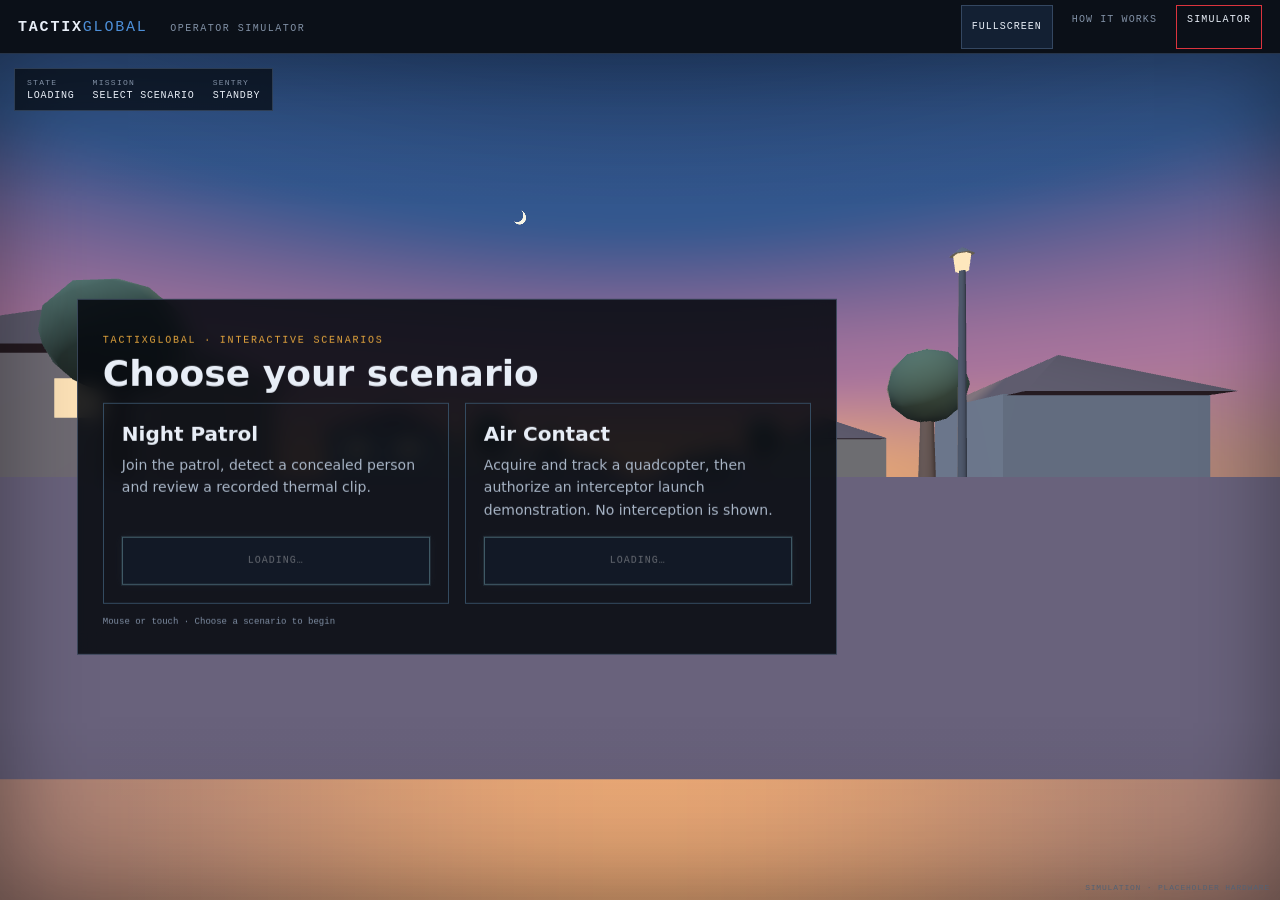
<file: index.html>
<!doctype html>
<html lang="en">
<head>
  <meta charset="utf-8">
  <meta name="viewport" content="width=device-width, initial-scale=1, viewport-fit=cover">
  <title>TactixGlobal · Operator Simulator</title>
  <link rel="stylesheet" href="styles.css?v=air-sky-4">
</head>
<body>
  <header class="topbar">
    <div>
      <span class="brand">TACTIX<span>GLOBAL</span></span>
      <span class="product">OPERATOR SIMULATOR</span>
    </div>
    <nav>
      <button id="fullscreenButton" type="button">FULLSCREEN</button>
      <a href="https://tactixglobalai.github.io/tactixglobal-skywatch/">HOW IT WORKS</a>
      <a class="active" href="./">SIMULATOR</a>
    </nav>
  </header>

  <main id="stage" class="stage">
    <p id="fullscreenHint" class="fullscreen-hint" role="status" hidden></p>
    <canvas id="scene" aria-label="Interactive vehicle operator simulation"></canvas>
    <button id="vehicleViewToggle" class="vehicle-view-toggle" type="button" aria-pressed="false" hidden>EXTERIOR VIEW</button>

    <button id="expandTouchscreen" class="expand-touchscreen" type="button" hidden>ENLARGE SCREEN</button>
    <dialog id="touchscreenDialog" class="touchscreen-dialog" aria-label="Expanded vehicle touchscreen">
      <header><strong>SENTRY ONE PTZ</strong><button id="closeTouchscreen" type="button" aria-label="Close touchscreen">CLOSE</button></header>
      <p id="expandedStatus" role="status"></p>
      <canvas id="expandedFeed" width="512" height="288" aria-label="Live PTZ video"></canvas>
      <div class="screen-actions">
      <button id="manualPtzButton" type="button" aria-pressed="false">MANUAL PTZ</button>
      <div id="manualPtzControls" hidden>
        <button id="manualSensorMode" type="button">VISIBLE · SWITCH TO THERMAL</button>
        <div class="ptz-pad" aria-label="Manual camera controls">
          <button type="button" data-ptz-pan="-1" data-ptz-tilt="0" aria-label="Pan left">←</button>
          <button type="button" data-ptz-pan="0" data-ptz-tilt="1" aria-label="Tilt up">↑</button>
          <button type="button" data-ptz-pan="0" data-ptz-tilt="-1" aria-label="Tilt down">↓</button>
          <button type="button" data-ptz-pan="1" data-ptz-tilt="0" aria-label="Pan right">→</button>
        </div>
        <p id="manualPtzBearing" aria-live="polite"></p>
        <small>Tap arrows to aim. Auto resumes tracking or scanning.</small>
      </div>
      <div id="expandedControls" class="expanded-controls"></div>
      <small id="touchscreenFootnote">Vehicle touchscreen · command-center transmission is simulated</small>
      </div>
    </dialog>
    <div id="ptzScanReadout" class="ptz-scan-readout" hidden><span id="ptzScanArrow" aria-hidden="true">↑</span><div><strong id="ptzScanStatus">PTZ STANDBY</strong><small id="ptzScanAngle">0° · VEHICLE RELATIVE</small></div></div>

    <section id="startPanel" class="start-panel">
      <p class="eyebrow">TACTIXGLOBAL · INTERACTIVE SCENARIOS</p>
      <h1>Choose your scenario</h1>
      <div class="scenario-cards">
        <article><h2>Night Patrol</h2><p>Join the patrol, detect a concealed person and review a recorded thermal clip.</p><button id="enterButton" class="suggested-action" disabled>LOADING…</button></article>
        <article><h2>Air Contact</h2><p>Acquire and track a quadcopter, then authorize an interceptor launch demonstration. No interception is shown.</p><button id="interceptionButton" class="suggested-action" disabled>LOADING…</button></article>
      </div>
      <small>Mouse or touch · Choose a scenario to begin</small>
    </section>

    <section id="completionPanel" class="completion-panel" aria-labelledby="completionTitle" hidden>
      <div class="completion-card"><p>TACTIXGLOBAL · NIGHT PATROL</p><h2 id="completionTitle">Scenario complete</h2>
      <ul id="completionSummary"></ul><div class="completion-actions">
      <button id="replayScenario" type="button">REPLAY SCENARIO</button><button id="viewRecordedClip" type="button">VIEW RECORDED CLIP</button><button id="exitScenario" type="button" title="Leave fullscreen and return to the start screen">EXIT TO START</button>
      </div><small>Illustrative simulation · Classification remained unconfirmed.</small></div>
    </section>
    <dialog id="recordedClipDialog" class="recorded-clip-dialog" aria-label="Recorded activity clip"><button id="closeRecordedClip" type="button">CLOSE</button><video id="recordedClipPlayer" controls playsinline></video></dialog>
    <div id="entryFade" class="entry-fade" aria-hidden="true"></div>
    <section id="vehicleEntryPrompt" class="vehicle-entry-prompt" aria-live="polite" hidden>
      <span>DRIVER DOOR</span>
      <button id="vehicleEntryButton" type="button">Press E to Enter Vehicle</button>
    </section>

    <section class="mission-hud" aria-live="polite">
      <div><span>STATE</span><strong id="stateLabel">LOADING</strong></div>
      <div><span>MISSION</span><strong id="missionLabel">SELECT SCENARIO</strong></div>
      <div><span>SENTRY</span><strong id="sentryLabel">STANDBY</strong></div>
    </section>

    <div id="contactAlert" class="contact-alert" hidden>
      <span>THERMAL CONTACT</span>
      <strong>PERSON 1 · AHEAD RIGHT</strong>
      <small>Crouching · partly concealed · intent unconfirmed</small>
    </div>

    <div id="sensorFrame" class="sensor-frame" hidden>
      <div class="sensor-head"><span id="sensorTitle">SENTRY ONE PTZ · THERMAL</span><b>LIVE</b></div>
      <div class="reticle"></div>
      <div class="sensor-foot"><span id="sensorTarget">NO TARGET</span><span id="sensorMode">SCAN</span></div>
    </div>

    <aside id="console" class="console" hidden>
      <div class="console-head">
        <div><span>TACTIXGLOBAL</span><strong>NIGHT PATROL</strong></div>
        <i id="consoleClock">00:00:00</i>
      </div>

      <section class="vehicle-readouts" aria-label="Vehicle status">
        <div><span>SPEED</span><strong id="speedLabel">0 km/h</strong></div>
        <div><span>HEADING</span><strong>184° S</strong></div>
        <div><span>SENSOR LINK</span><strong class="healthy">NOMINAL</strong></div>
        <div><span>MODE</span><strong id="driveModeLabel">PARK</strong></div>
      </section>

      <section class="system-message">
        <span>SYSTEM</span>
        <p id="systemMessage">Operator seated. Patrol starts automatically.</p>
      </section>

      <section class="track-panel" hidden>
        <header><span>TRACKS</span><small id="trackCount">0 ACTIVE</small></header>
        <div id="emptyTracks" class="empty-track">No contacts detected.</div>
        <div id="personTrack" class="track" hidden>
          <b>PERSON 1</b><span id="trackConfidence">0.62</span><em id="trackState">DETECTED</em>
        </div>
      </section>

      <div class="actions">
        <button id="patrolButton" hidden>PATROL AUTOMATIC</button>
        <button id="thermalButton" disabled>VIEW PTZ THERMAL</button>
        <button id="trackButton" disabled>TRACK CONTACT</button>
        <button id="ignoreButton" class="secondary" disabled>DISMISS</button>
      </div>

      <p class="disclaimer">Prototype UI and hardware geometry. Mission behaviour is deterministic.</p>
    </aside>

    <div id="lookHint" class="look-hint" hidden>DRAG TO LOOK AROUND</div>
    <div class="windshield-vignette" aria-hidden="true"></div>
    <div class="prototype-tag">SIMULATION · PLACEHOLDER HARDWARE</div>
  </main>

  <script src="vendor/three-0.128.0/three.min.js"></script>
  <script src="vendor/three-0.128.0/GLTFLoader.js"></script>
  <script src="js/launch-audio.js?v=sky-2"></script>
  <script src="js/simulator.js?v=air-sky-4"></script>
</body>
</html>
</file>
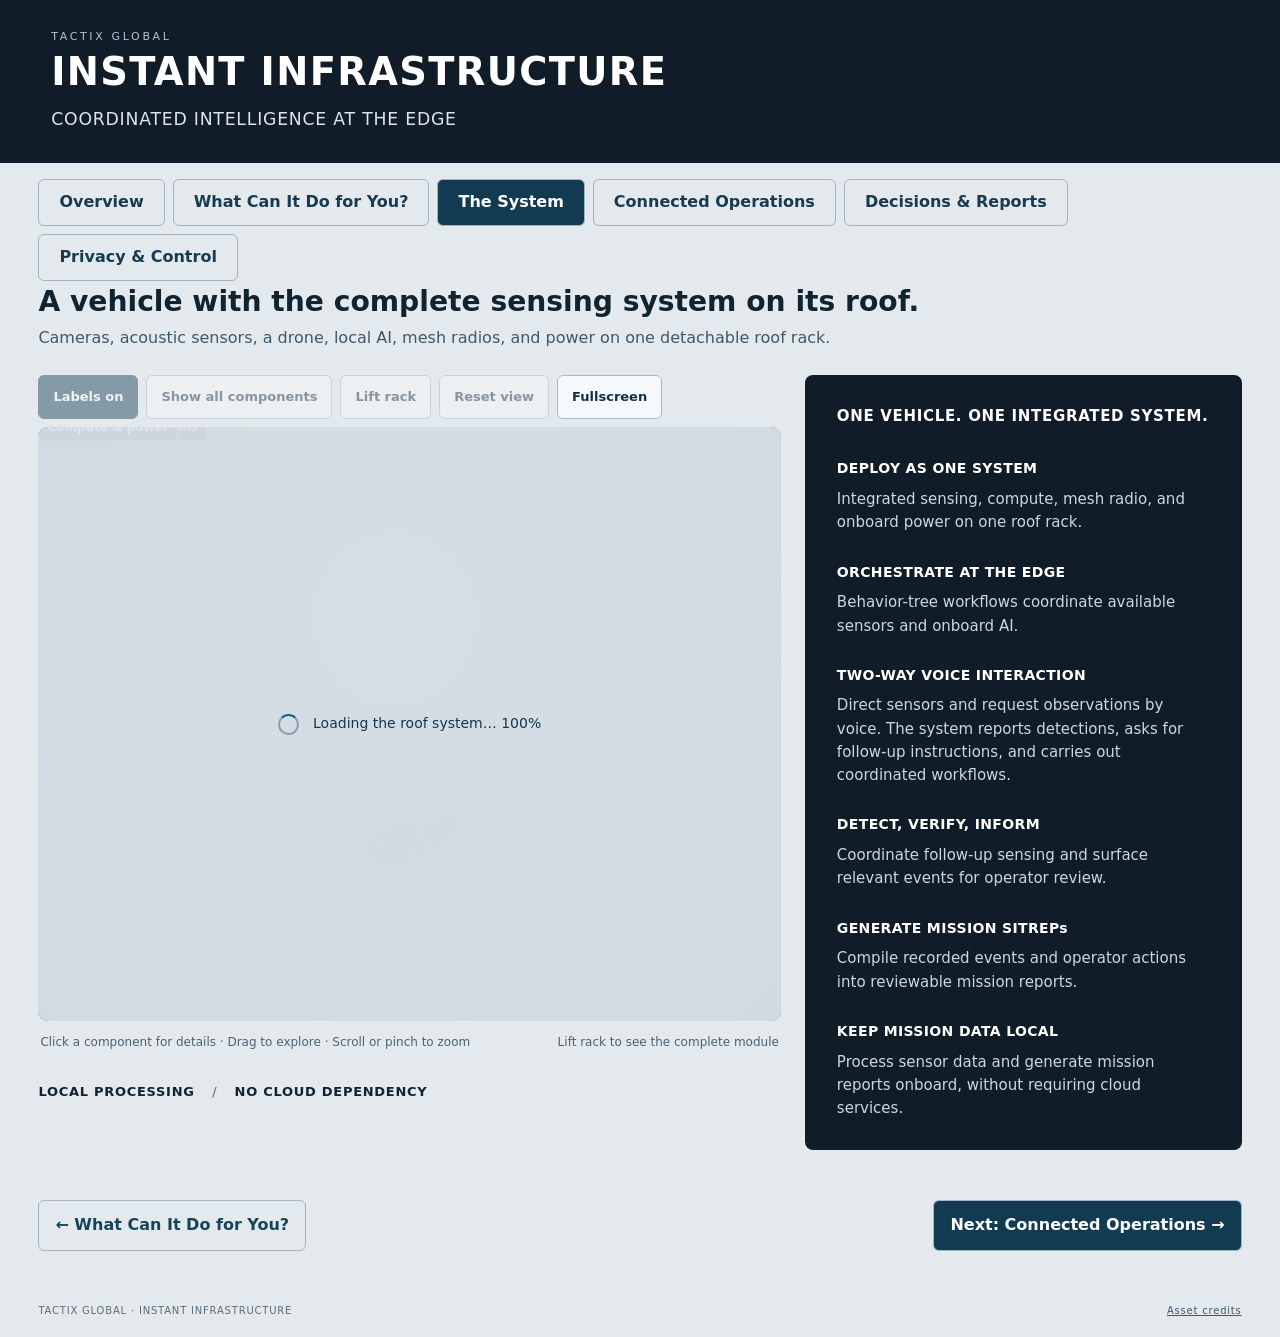
<file: infrastructure/index.html>
<!doctype html>
<html lang="en"><head><meta charset="utf-8"><meta name="viewport" content="width=device-width, initial-scale=1"><meta name="theme-color" content="#101c27"><title>Instant Infrastructure — Interactive Roof System</title><link rel="stylesheet" href="viewer.css?v=20261022b"><link rel="stylesheet" href="presentation.css?v=20261024"></head>
<body>
<header><p class="eyebrow">TACTIX GLOBAL</p><h1>INSTANT INFRASTRUCTURE</h1><p class="tagline">COORDINATED INTELLIGENCE AT THE EDGE</p></header>
<nav class="view-tabs" aria-label="Presentation sections"><a href="overview.html">Overview</a><a href="scenarios.html">What Can It Do for You?</a><a href="index.html" aria-current="page">The System</a><a href="mesh.html">Connected Operations</a><a href="workflow.html">Decisions &amp; Reports</a><a href="privacy.html">Privacy &amp; Control</a></nav><section class="chapter-intro"><h2>A vehicle with the complete sensing system on its roof.</h2><p>Cameras, acoustic sensors, a drone, local AI, mesh radios, and power on one detachable roof rack.</p></section>
<main>
<section class="visual" aria-label="Interactive vehicle and roof system">
 <div class="toolbar" role="group" aria-label="View controls"><button id="labels" aria-pressed="true" disabled>Labels on</button><button id="all-components" aria-pressed="false" disabled>Show all components</button><button id="back-groups" hidden>Back to groups</button><button id="rack" aria-pressed="false" disabled>Lift rack</button><button id="reset" disabled>Reset view</button><button id="fullscreen">Fullscreen</button></div>
 <div id="stage"><canvas id="view" aria-label="3D vehicle. Drag to rotate, scroll or pinch to zoom. Use arrow keys to rotate." tabindex="0"></canvas><svg id="leaders" aria-hidden="true"></svg><div id="annotations"></div><div id="loading" role="status" aria-live="polite"><span class="spinner"></span><span id="load-text">Loading the roof system…</span></div><div id="rack-state" aria-live="polite"></div></div>
 <div class="viewer-caption"><span>Click a component for details · Drag to explore · Scroll or pinch to zoom</span><span>Lift rack to see the complete module</span></div>
 <p class="local">LOCAL PROCESSING <span>/</span> NO CLOUD DEPENDENCY</p>
 <aside id="details" hidden aria-live="polite"><button id="close-details" aria-label="Close component details">×</button><h3></h3><p></p></aside>
</section>
<aside class="capabilities"><h2>ONE VEHICLE. ONE INTEGRATED SYSTEM.</h2>
 <article><h3>DEPLOY AS ONE SYSTEM</h3><p>Integrated sensing, compute, mesh radio, and onboard power on one roof rack.</p></article>
 <article><h3>ORCHESTRATE AT THE EDGE</h3><p>Behavior-tree workflows coordinate available sensors and onboard AI.</p></article>
 <article><h3>TWO-WAY VOICE INTERACTION</h3><p>Direct sensors and request observations by voice. The system reports detections, asks for follow-up instructions, and carries out coordinated workflows.</p></article>
 <article><h3>DETECT, VERIFY, INFORM</h3><p>Coordinate follow-up sensing and surface relevant events for operator review.</p></article>
 <article><h3>GENERATE MISSION SITREPs</h3><p>Compile recorded events and operator actions into reviewable mission reports.</p></article>
<article><h3>KEEP MISSION DATA LOCAL</h3><p>Process sensor data and generate mission reports onboard, without requiring cloud services.</p></article>
</aside></main><nav class="chapter-navigation" aria-label="Presentation navigation"><a href="scenarios.html">← What Can It Do for You?</a><a class="chapter-next" href="mesh.html">Next: Connected Operations →</a></nav>
<footer><span>TACTIX GLOBAL · INSTANT INFRASTRUCTURE</span><a href="../THIRD_PARTY_NOTICES.md">Asset credits</a></footer>
<noscript>This interactive model needs JavaScript. The system capabilities are listed on this page.</noscript>
<script src="../vendor/three-0.128.0/three.min.js"></script><script src="../vendor/three-0.128.0/GLTFLoader.js"></script><script src="vendor/DRACOLoader.js"></script><script src="vendor/OrbitControls.js"></script><script src="equipment-finish.js?v=1"></script><script src="viewer.js?v=20261022c"></script>
</body></html>
</file>
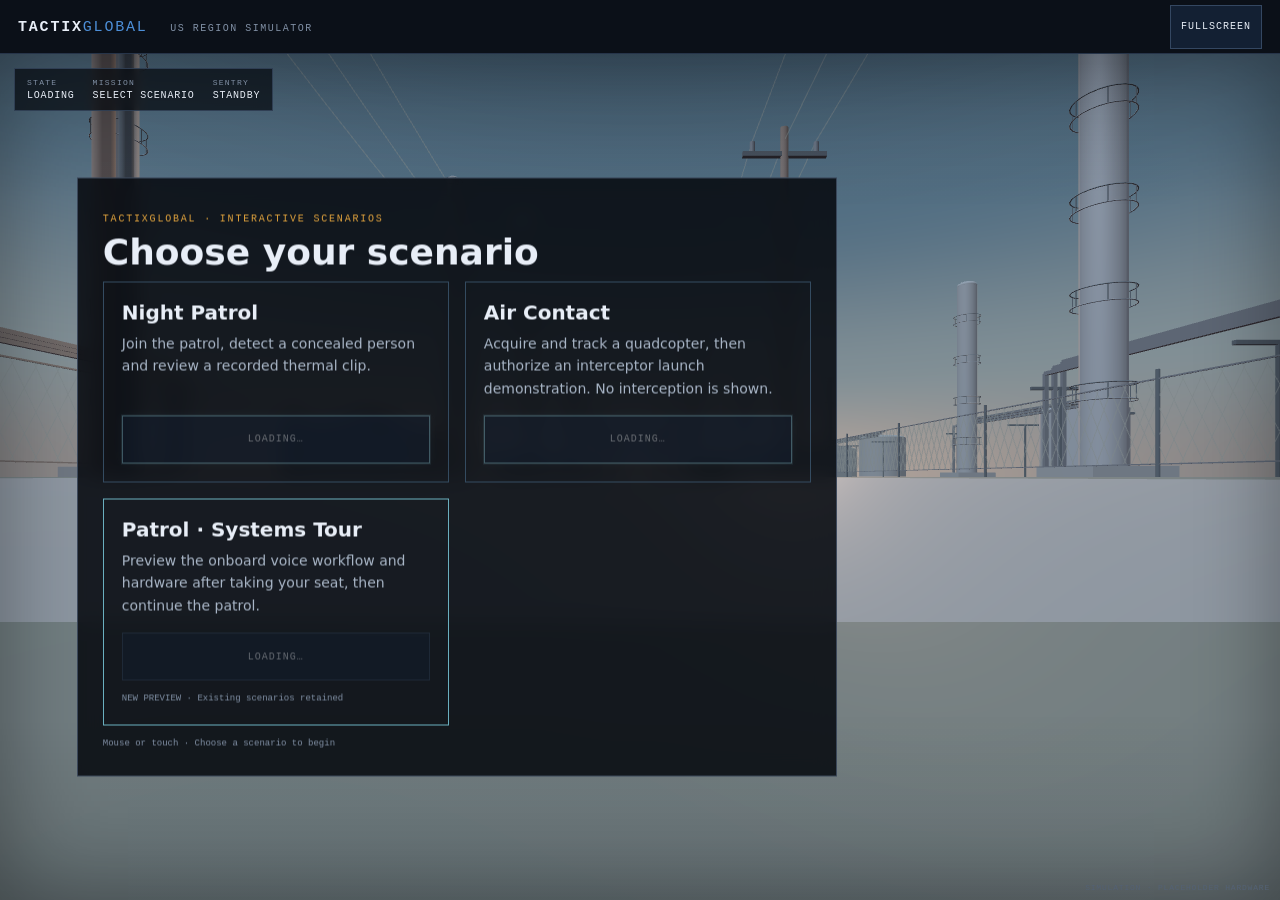
<file: us/index.html>
<!doctype html>
<html lang="en">
<head>
  <base href="../">
  <meta charset="utf-8">
  <meta name="viewport" content="width=device-width, initial-scale=1, viewport-fit=cover">
  <title>TactixGlobal · US Operator Simulator</title>
  <link rel="stylesheet" href="styles.css?v=air-sky-4">
  <link rel="stylesheet" href="us/systems-tour.css?v=6">
</head>
<body>
  <header class="topbar">
    <div>
      <span class="brand">TACTIX<span>GLOBAL</span></span>
      <span class="product">US REGION SIMULATOR</span>
    </div>
    <nav aria-label="View controls">
      <button id="fullscreenButton" type="button">FULLSCREEN</button>
      <button id="vehicleViewToggle" class="vehicle-view-toggle" type="button" aria-pressed="false" hidden>EXTERIOR VIEW</button>
    </nav>
  </header>

  <main id="stage" class="stage">
    <button id="expandTouchscreen" type="button" hidden aria-hidden="true" tabindex="-1">ENLARGE DISPLAY</button>
    <p id="fullscreenHint" class="fullscreen-hint" role="status" hidden></p>
    <canvas id="scene" aria-label="Interactive vehicle operator simulation"></canvas>

    <dialog id="touchscreenDialog" class="touchscreen-dialog" aria-label="Expanded vehicle touchscreen">
      <header><strong>SENTRY ONE PTZ</strong><button id="closeTouchscreen" type="button" aria-label="Close touchscreen">CLOSE</button></header>
      <p id="expandedStatus" role="status"></p>
      <canvas id="expandedFeed" width="512" height="288" aria-label="Live PTZ video"></canvas>
      <div class="screen-actions">
      <button id="manualPtzButton" type="button" aria-pressed="false">MANUAL PTZ</button>
      <div id="manualPtzControls" hidden>
        <button id="manualSensorMode" type="button">VISIBLE · SWITCH TO THERMAL</button>
        <div class="ptz-pad" aria-label="Manual camera controls">
          <button type="button" data-ptz-pan="-1" data-ptz-tilt="0" aria-label="Pan left">←</button>
          <button type="button" data-ptz-pan="0" data-ptz-tilt="1" aria-label="Tilt up">↑</button>
          <button type="button" data-ptz-pan="0" data-ptz-tilt="-1" aria-label="Tilt down">↓</button>
          <button type="button" data-ptz-pan="1" data-ptz-tilt="0" aria-label="Pan right">→</button>
        </div>
        <p id="manualPtzBearing" aria-live="polite"></p>
        <small>Tap arrows to aim. Auto resumes tracking or scanning.</small>
      </div>
      <div id="expandedControls" class="expanded-controls"></div>
      <small id="touchscreenFootnote">Vehicle touchscreen · command-center transmission is simulated</small>
      </div>
    </dialog>
    <div id="ptzScanReadout" class="ptz-scan-readout" hidden><span id="ptzScanArrow" aria-hidden="true">↑</span><div><strong id="ptzScanStatus">PTZ STANDBY</strong><small id="ptzScanAngle">0° · VEHICLE RELATIVE</small></div></div>

    <section id="startPanel" class="start-panel">
      <p class="eyebrow">TACTIXGLOBAL · INTERACTIVE SCENARIOS</p>
      <h1>Choose your scenario</h1>
      <div class="scenario-cards">
        <article><h2>Night Patrol</h2><p>Join the patrol, detect a concealed person and review a recorded thermal clip.</p><button id="enterButton" class="suggested-action" disabled>LOADING…</button></article>
        <article><h2>Air Contact</h2><p>Acquire and track a quadcopter, then authorize an interceptor launch demonstration. No interception is shown.</p><button id="interceptionButton" class="suggested-action" disabled>LOADING…</button></article>
        <article class="tour-preview-card"><h2>Patrol · Systems Tour</h2><p>Preview the onboard voice workflow and hardware after taking your seat, then continue the patrol.</p><button id="systemsTourButton" disabled>LOADING…</button><small>NEW PREVIEW · Existing scenarios retained</small></article>
      </div>
      <small>Mouse or touch · Choose a scenario to begin</small>
    </section>

    <section id="completionPanel" class="completion-panel" aria-labelledby="completionTitle" hidden>
      <div class="completion-card"><p>TACTIXGLOBAL · NIGHT PATROL</p><h2 id="completionTitle">Scenario complete</h2>
      <ul id="completionSummary"></ul><div class="completion-actions">
      <button id="replayScenario" type="button">REPLAY SCENARIO</button><button id="viewRecordedClip" type="button">VIEW RECORDED CLIP</button><button id="exitScenario" type="button" title="Leave fullscreen and return to the start screen">EXIT TO START</button>
      </div><small>Illustrative simulation · Classification remained unconfirmed.</small></div>
    </section>
    <dialog id="recordedClipDialog" class="recorded-clip-dialog" aria-label="Recorded activity clip"><button id="closeRecordedClip" type="button">CLOSE</button><video id="recordedClipPlayer" controls playsinline></video></dialog>
    <div id="entryFade" class="entry-fade" aria-hidden="true"></div>
    <section id="vehicleEntryPrompt" class="vehicle-entry-prompt" aria-live="polite" hidden>
      <span>DRIVER DOOR</span>
      <button id="vehicleEntryButton" type="button">Press E to Enter Vehicle</button>
    </section>

    <section class="mission-hud" aria-live="polite">
      <div><span>STATE</span><strong id="stateLabel">LOADING</strong></div>
      <div><span>MISSION</span><strong id="missionLabel">SELECT SCENARIO</strong></div>
      <div><span>SENTRY</span><strong id="sentryLabel">STANDBY</strong></div>
    </section>

    <div id="contactAlert" class="contact-alert" hidden>
      <span>THERMAL CONTACT</span>
      <strong>PERSON 1 · AHEAD RIGHT</strong>
      <small>Crouching · partly concealed · intent unconfirmed</small>
    </div>

    <div id="sensorFrame" class="sensor-frame" hidden>
      <div class="sensor-head"><span id="sensorTitle">SENTRY ONE PTZ · THERMAL</span><b>LIVE</b></div>
      <div class="reticle"></div>
      <div class="sensor-foot"><span id="sensorTarget">NO TARGET</span><span id="sensorMode">SCAN</span></div>
    </div>

    <aside id="console" class="console" hidden>
      <div class="console-head">
        <div><span>TACTIXGLOBAL</span><strong>NIGHT PATROL</strong></div>
        <i id="consoleClock">00:00:00</i>
      </div>

      <section class="vehicle-readouts" aria-label="Vehicle status">
        <div><span>SPEED</span><strong id="speedLabel">0 km/h</strong></div>
        <div><span>HEADING</span><strong>184° S</strong></div>
        <div><span>SENSOR LINK</span><strong class="healthy">NOMINAL</strong></div>
        <div><span>MODE</span><strong id="driveModeLabel">PARK</strong></div>
      </section>

      <section class="system-message">
        <span>SYSTEM</span>
        <p id="systemMessage">Operator seated. Patrol starts automatically.</p>
      </section>

      <section class="track-panel" hidden>
        <header><span>TRACKS</span><small id="trackCount">0 ACTIVE</small></header>
        <div id="emptyTracks" class="empty-track">No contacts detected.</div>
        <div id="personTrack" class="track" hidden>
          <b>PERSON 1</b><span id="trackConfidence">0.62</span><em id="trackState">DETECTED</em>
        </div>
      </section>

      <div class="actions">
        <button id="patrolButton" hidden>PATROL AUTOMATIC</button>
        <button id="thermalButton" disabled>VIEW PTZ THERMAL</button>
        <button id="trackButton" disabled>TRACK CONTACT</button>
        <button id="ignoreButton" class="secondary" disabled>DISMISS</button>
      </div>

      <p class="disclaimer">Prototype UI and hardware geometry. Mission behaviour is deterministic.</p>
    </aside>

    <div id="lookHint" class="look-hint" hidden>DRAG TO LOOK AROUND</div>
    <div class="windshield-vignette" aria-hidden="true"></div>
    <div class="prototype-tag">SIMULATION · PLACEHOLDER HARDWARE</div>
  </main>

  <script src="vendor/three-0.128.0/three.min.js"></script>
  <script src="vendor/three-0.128.0/GLTFLoader.js"></script>
  <script src="js/launch-audio.js?v=sky-2"></script>
  <script src="us/spatial-ray.js?v=1"></script>
  <script src="us/environment.js?v=1"></script>
  <script src="us/tour-narration.js?v=3"></script>
  <script src="us/systems-tour.js?v=5"></script>
  <script src="us/simulator.js?v=us-17"></script>
</body>
</html>
</file>
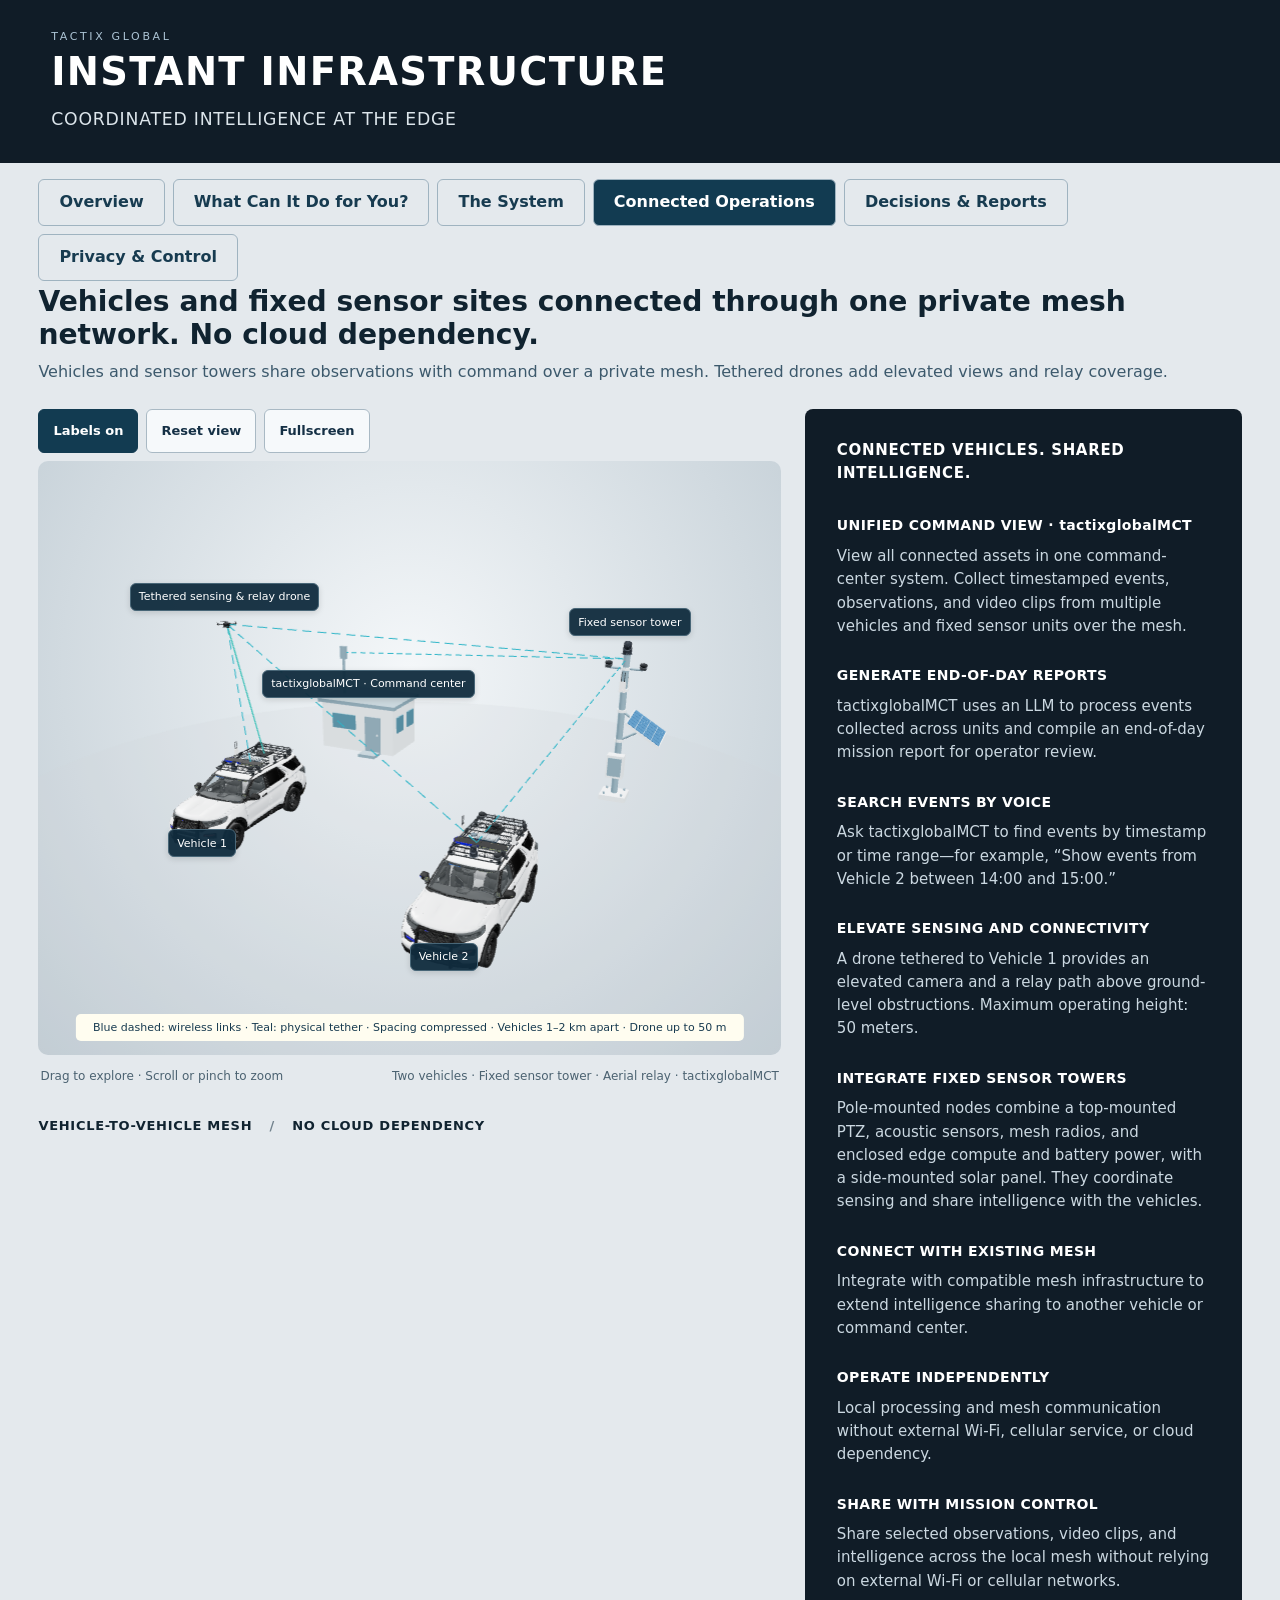
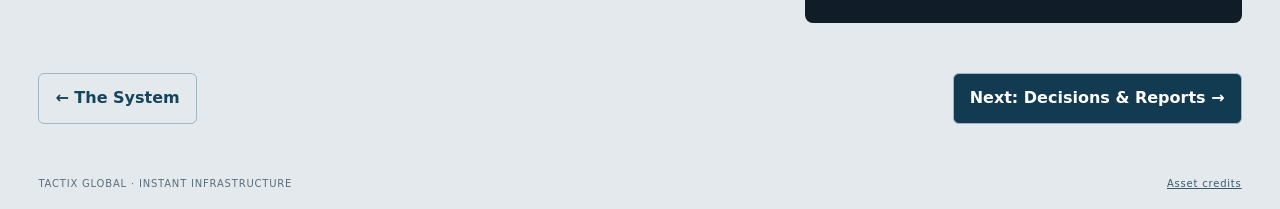
<file: infrastructure/mesh.html>
<!doctype html>
<html lang="en"><head><meta charset="utf-8"><meta name="viewport" content="width=device-width, initial-scale=1"><meta name="theme-color" content="#101c27"><title>Instant Infrastructure — Mesh Network</title><link rel="stylesheet" href="viewer.css?v=20261022b"><link rel="stylesheet" href="presentation.css?v=20261024"></head>
<body>
<header><p class="eyebrow">TACTIX GLOBAL</p><h1>INSTANT INFRASTRUCTURE</h1><p class="tagline">COORDINATED INTELLIGENCE AT THE EDGE</p></header>
<nav class="view-tabs" aria-label="Presentation sections"><a href="overview.html">Overview</a><a href="scenarios.html">What Can It Do for You?</a><a href="index.html">The System</a><a href="mesh.html" aria-current="page">Connected Operations</a><a href="workflow.html">Decisions &amp; Reports</a><a href="privacy.html">Privacy &amp; Control</a></nav><section class="chapter-intro"><h2>Vehicles and fixed sensor sites connected through one private mesh network. No cloud dependency.</h2><p>Vehicles and sensor towers share observations with command over a private mesh. Tethered drones add elevated views and relay coverage.</p></section>
<main>
<section class="visual" aria-label="Interactive mesh network">
 <div class="toolbar" role="group" aria-label="View controls"><button id="labels" aria-pressed="true" disabled>Labels on</button><button id="reset" disabled>Reset view</button><button id="fullscreen">Fullscreen</button></div>
 <div id="stage"><canvas id="view" aria-label="3D vehicle. Drag to rotate, scroll or pinch to zoom. Use arrow keys to rotate." tabindex="0"></canvas><svg id="leaders" aria-hidden="true"></svg><div id="annotations"></div><div id="loading" role="status" aria-live="polite"><span class="spinner"></span><span id="load-text">Loading the mesh network…</span></div><div id="rack-state">Blue dashed: wireless links · Teal: physical tether · Spacing compressed · Vehicles 1–2 km apart · Drone up to 50 m</div></div>
 <div class="viewer-caption"><span>Drag to explore · Scroll or pinch to zoom</span><span>Two vehicles · Fixed sensor tower · Aerial relay · tactixglobalMCT</span></div>
 <p class="local">VEHICLE-TO-VEHICLE MESH <span>/</span> NO CLOUD DEPENDENCY</p>
 <aside id="details" hidden aria-live="polite"><button id="close-details" aria-label="Close component details">×</button><h3></h3><p></p></aside>
</section>
<aside class="capabilities"><h2>CONNECTED VEHICLES. SHARED INTELLIGENCE.</h2>
<article><h3>UNIFIED COMMAND VIEW · tactixglobalMCT</h3><p>View all connected assets in one command-center system. Collect timestamped events, observations, and video clips from multiple vehicles and fixed sensor units over the mesh.</p></article>
<article><h3>GENERATE END-OF-DAY REPORTS</h3><p>tactixglobalMCT uses an LLM to process events collected across units and compile an end-of-day mission report for operator review.</p></article>
<article><h3>SEARCH EVENTS BY VOICE</h3><p>Ask tactixglobalMCT to find events by timestamp or time range—for example, “Show events from Vehicle 2 between 14:00 and 15:00.”</p></article>
<article><h3>ELEVATE SENSING AND CONNECTIVITY</h3><p>A drone tethered to Vehicle 1 provides an elevated camera and a relay path above ground-level obstructions. Maximum operating height: 50 meters.</p></article>
<article><h3>INTEGRATE FIXED SENSOR TOWERS</h3><p>Pole-mounted nodes combine a top-mounted PTZ, acoustic sensors, mesh radios, and enclosed edge compute and battery power, with a side-mounted solar panel. They coordinate sensing and share intelligence with the vehicles.</p></article>
<article><h3>CONNECT WITH EXISTING MESH</h3><p>Integrate with compatible mesh infrastructure to extend intelligence sharing to another vehicle or command center.</p></article>
<article><h3>OPERATE INDEPENDENTLY</h3><p>Local processing and mesh communication without external Wi-Fi, cellular service, or cloud dependency.</p></article>
<article><h3>SHARE WITH MISSION CONTROL</h3><p>Share selected observations, video clips, and intelligence across the local mesh without relying on external Wi-Fi or cellular networks.</p></article>
</aside></main><nav class="chapter-navigation" aria-label="Presentation navigation"><a href="index.html">← The System</a><a class="chapter-next" href="workflow.html">Next: Decisions &amp; Reports →</a></nav>
<footer><span>TACTIX GLOBAL · INSTANT INFRASTRUCTURE</span><a href="../THIRD_PARTY_NOTICES.md">Asset credits</a></footer>
<noscript>This interactive model needs JavaScript. The system capabilities are listed on this page.</noscript>
<script src="../vendor/three-0.128.0/three.min.js"></script><script src="../vendor/three-0.128.0/GLTFLoader.js"></script><script src="vendor/DRACOLoader.js"></script><script src="vendor/OrbitControls.js"></script><script src="equipment-finish.js?v=1"></script><script src="drone-deployment.js?v=20261022b"></script><script src="mesh.js?v=20261022c"></script>
</body></html>
</file>
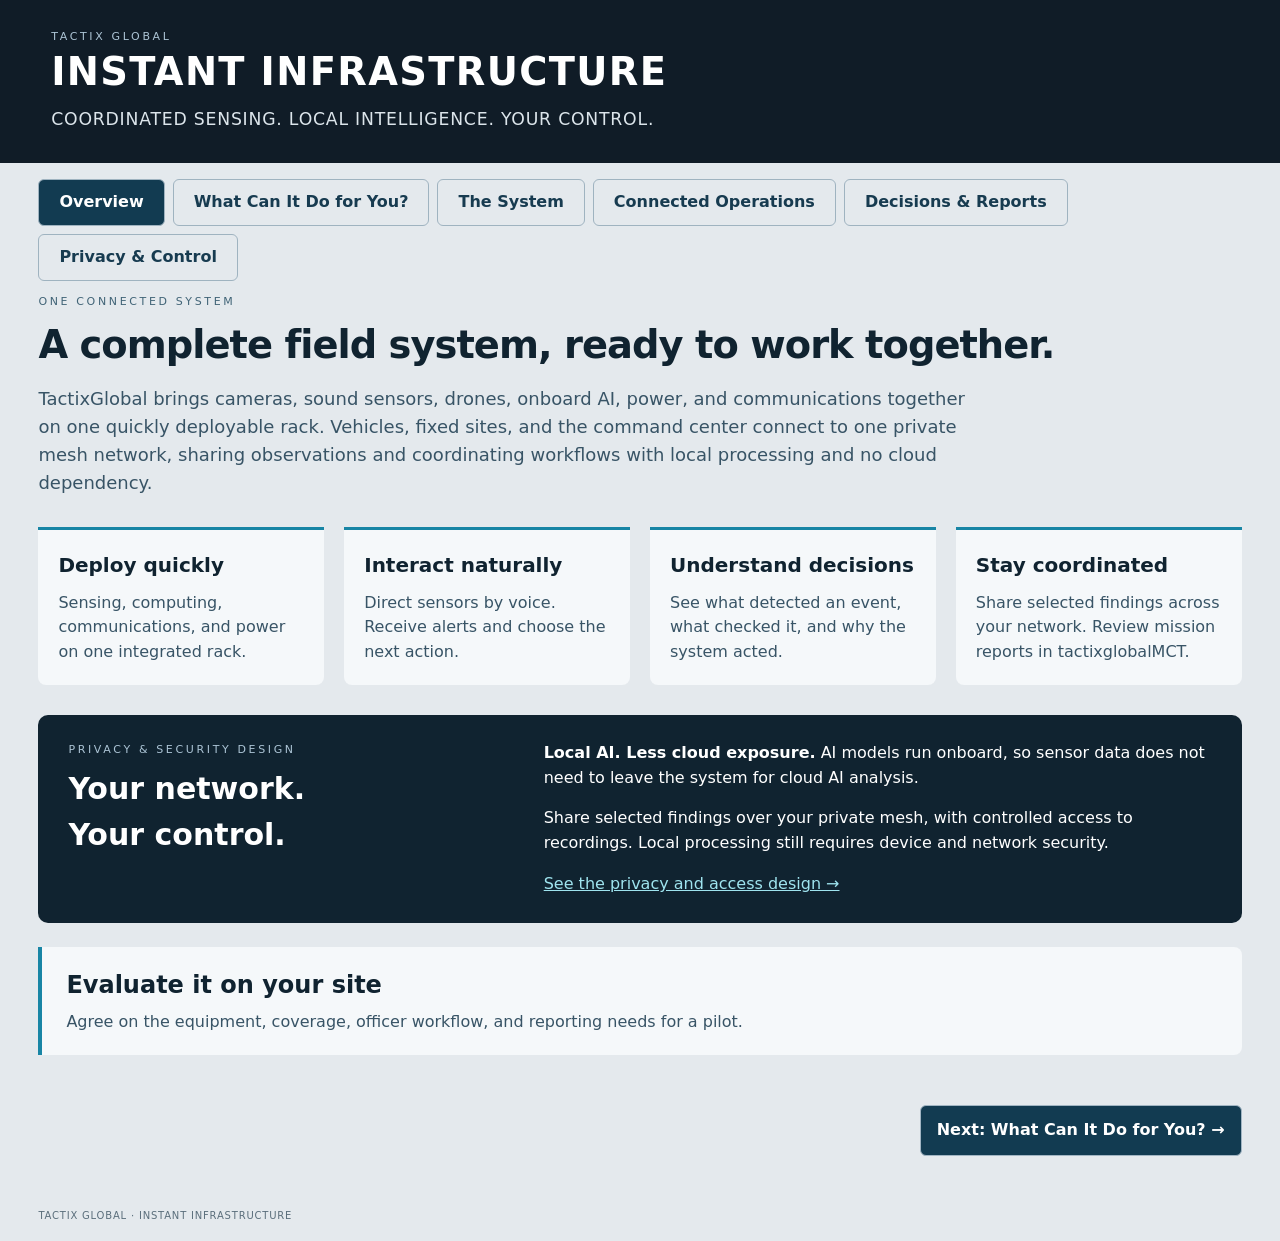
<file: infrastructure/overview.html>
<!doctype html>
<html lang="en"><head><meta charset="utf-8"><meta name="viewport" content="width=device-width, initial-scale=1"><title>TactixGlobal: Instant Infrastructure</title><link rel="stylesheet" href="viewer.css?v=20261022b"><link rel="stylesheet" href="overview.css?v=2"><link rel="stylesheet" href="presentation.css?v=20261024"></head>
<body><header><p class="eyebrow">TACTIX GLOBAL</p><h1>INSTANT INFRASTRUCTURE</h1><p class="tagline">COORDINATED SENSING. LOCAL INTELLIGENCE. YOUR CONTROL.</p></header>
<nav class="view-tabs" aria-label="Presentation sections"><a href="overview.html" aria-current="page">Overview</a><a href="scenarios.html">What Can It Do for You?</a><a href="index.html">The System</a><a href="mesh.html">Connected Operations</a><a href="workflow.html">Decisions &amp; Reports</a><a href="privacy.html">Privacy &amp; Control</a></nav>
<main class="overview"><section class="overview-intro"><p class="eyebrow">ONE CONNECTED SYSTEM</p><h2>A complete field system, ready to work together.</h2><p>TactixGlobal brings cameras, sound sensors, drones, onboard AI, power, and communications together on one quickly deployable rack. Vehicles, fixed sites, and the command center connect to one private mesh network, sharing observations and coordinating workflows with local processing and no cloud dependency.</p></section>
<section class="overview-points" aria-label="Core capabilities"><article><h3>Deploy quickly</h3><p>Sensing, computing, communications, and power on one integrated rack.</p></article><article><h3>Interact naturally</h3><p>Direct sensors by voice. Receive alerts and choose the next action.</p></article><article><h3>Understand decisions</h3><p>See what detected an event, what checked it, and why the system acted.</p></article><article><h3>Stay coordinated</h3><p>Share selected findings across your network. Review mission reports in tactixglobalMCT.</p></article></section>
<section class="data-commitments" aria-labelledby="data-heading"><div><p class="eyebrow">PRIVACY &amp; SECURITY DESIGN</p><h2 id="data-heading">Your network.<br>Your control.</h2></div><div><p><strong>Local AI. Less cloud exposure.</strong> AI models run onboard, so sensor data does not need to leave the system for cloud AI analysis.</p><p>Share selected findings over your private mesh, with controlled access to recordings. Local processing still requires device and network security.</p><a href="privacy.html">See the privacy and access design →</a></div></section>
<section class="pilot-invitation" aria-labelledby="pilot-heading"><h2 id="pilot-heading">Evaluate it on your site</h2><p>Agree on the equipment, coverage, officer workflow, and reporting needs for a pilot.</p></section></main><nav class="chapter-navigation" aria-label="Presentation navigation"><span></span><a class="chapter-next" href="scenarios.html">Next: What Can It Do for You? →</a></nav><footer><span>TACTIX GLOBAL · INSTANT INFRASTRUCTURE</span></footer></body></html>
</file>
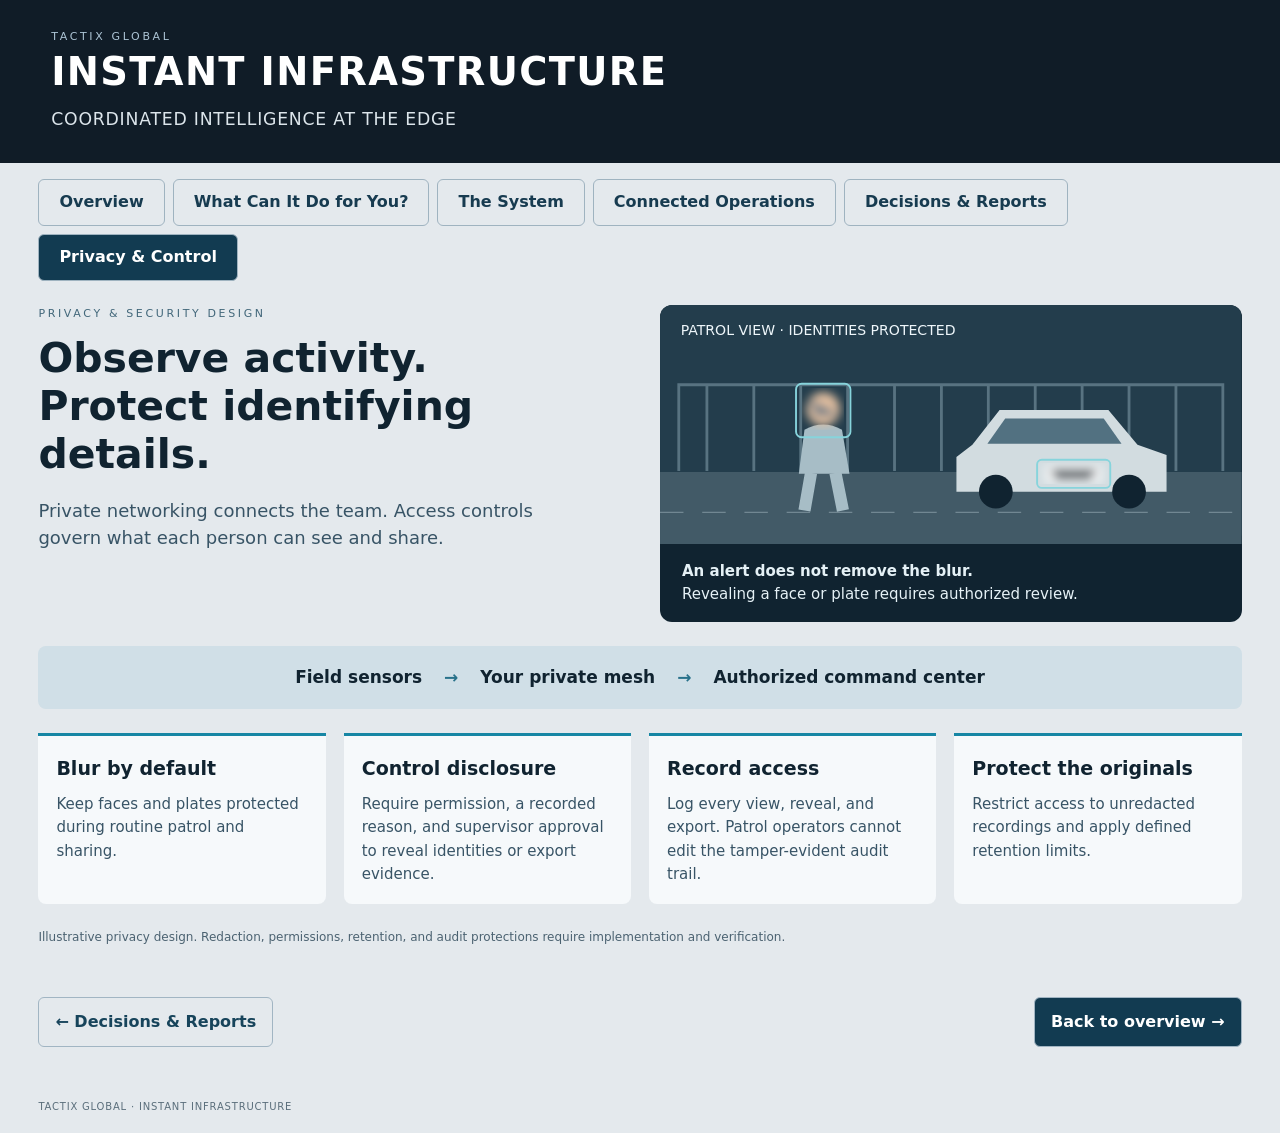
<file: infrastructure/privacy.html>
<!doctype html>
<html lang="en"><head><meta charset="utf-8"><meta name="viewport" content="width=device-width, initial-scale=1"><title>TactixGlobal: Privacy &amp; Control</title><link rel="stylesheet" href="viewer.css?v=20261022b"><link rel="stylesheet" href="presentation.css?v=20261024"></head>
<body><header><p class="eyebrow">TACTIX GLOBAL</p><h1>INSTANT INFRASTRUCTURE</h1><p class="tagline">COORDINATED INTELLIGENCE AT THE EDGE</p></header>
<nav class="view-tabs" aria-label="Presentation sections"><a href="overview.html">Overview</a><a href="scenarios.html">What Can It Do for You?</a><a href="index.html">The System</a><a href="mesh.html">Connected Operations</a><a href="workflow.html">Decisions &amp; Reports</a><a href="privacy.html" aria-current="page">Privacy &amp; Control</a></nav>
<main class="privacy-page"><section class="privacy-hero"><p class="eyebrow">PRIVACY &amp; SECURITY DESIGN</p><h2>Observe activity.<br>Protect identifying details.</h2><p>Private networking connects the team. Access controls govern what each person can see and share.</p></section>
<section class="privacy-example" aria-label="Illustrative patrol view with protected identities"><svg viewBox="0 0 620 255" role="img" aria-labelledby="scene-title scene-description"><title id="scene-title">Routine patrol with identities protected</title><desc id="scene-description">A person and vehicle in a patrol scene. The face and number plate are blurred. An event alert does not remove the blur.</desc><defs><filter id="identity-blur"><feGaussianBlur stdDeviation="5"/></filter></defs><rect width="620" height="255" rx="12" fill="#233d4c"/><path d="M0 178H620V255H0Z" fill="#425a67"/><path d="M0 221H620" stroke="#8297a1" stroke-dasharray="25 20"/><g fill="none" stroke="#587381" stroke-width="3"><path d="M20 177V85H600V177M50 85V177M100 85V177M150 85V177M200 85V177M250 85V177M300 85V177M350 85V177M400 85V177M450 85V177M500 85V177M550 85V177"/></g><g><path d="M154 133Q174 122 194 133L202 180H148Z" fill="#a7bdc6"/><path d="M161 179L154 219M187 179L195 219" stroke="#a7bdc6" stroke-width="13"/><g filter="url(#identity-blur)"><circle cx="174" cy="111" r="18" fill="#e3c0a0"/><path d="M160 104L185 117M164 115H185" stroke="#657985" stroke-width="6"/></g></g><g><path d="M333 149L362 112H478L509 149L540 160V199H316V162Z" fill="#d2dce0"/><path d="M368 121H473L492 148H349Z" fill="#527181"/><circle cx="358" cy="199" r="18" fill="#102330"/><circle cx="500" cy="199" r="18" fill="#102330"/><g filter="url(#identity-blur)"><rect x="411" y="171" width="60" height="18" fill="#fafafa"/><path d="M417 178H465M421 183H460" stroke="#203440" stroke-width="5"/></g></g><text x="22" y="32" fill="#eef6fa" font-size="15" font-family="system-ui">PATROL VIEW · IDENTITIES PROTECTED</text><g fill="none" stroke="#87d4dc" stroke-width="2"><rect x="145" y="84" width="58" height="57" rx="6"/><rect x="402" y="165" width="78" height="30" rx="5"/></g></svg><p><strong>An alert does not remove the blur.</strong><br>Revealing a face or plate requires authorized review.</p></section>
<section class="privacy-network" aria-label="Private network data path"><span>Field sensors</span><b aria-hidden="true">→</b><span>Your private mesh</span><b aria-hidden="true">→</b><span>Authorized command center</span></section>
<section class="privacy-rules" aria-label="Privacy design requirements"><article><h3>Blur by default</h3><p>Keep faces and plates protected during routine patrol and sharing.</p></article><article><h3>Control disclosure</h3><p>Require permission, a recorded reason, and supervisor approval to reveal identities or export evidence.</p></article><article><h3>Record access</h3><p>Log every view, reveal, and export. Patrol operators cannot edit the tamper-evident audit trail.</p></article><article><h3>Protect the originals</h3><p>Restrict access to unredacted recordings and apply defined retention limits.</p></article></section>
<p class="privacy-note">Illustrative privacy design. Redaction, permissions, retention, and audit protections require implementation and verification.</p></main><nav class="chapter-navigation" aria-label="Presentation navigation"><a href="workflow.html">← Decisions &amp; Reports</a><a class="chapter-next" href="overview.html">Back to overview →</a></nav>
<footer><span>TACTIX GLOBAL · INSTANT INFRASTRUCTURE</span></footer></body></html>
</file>
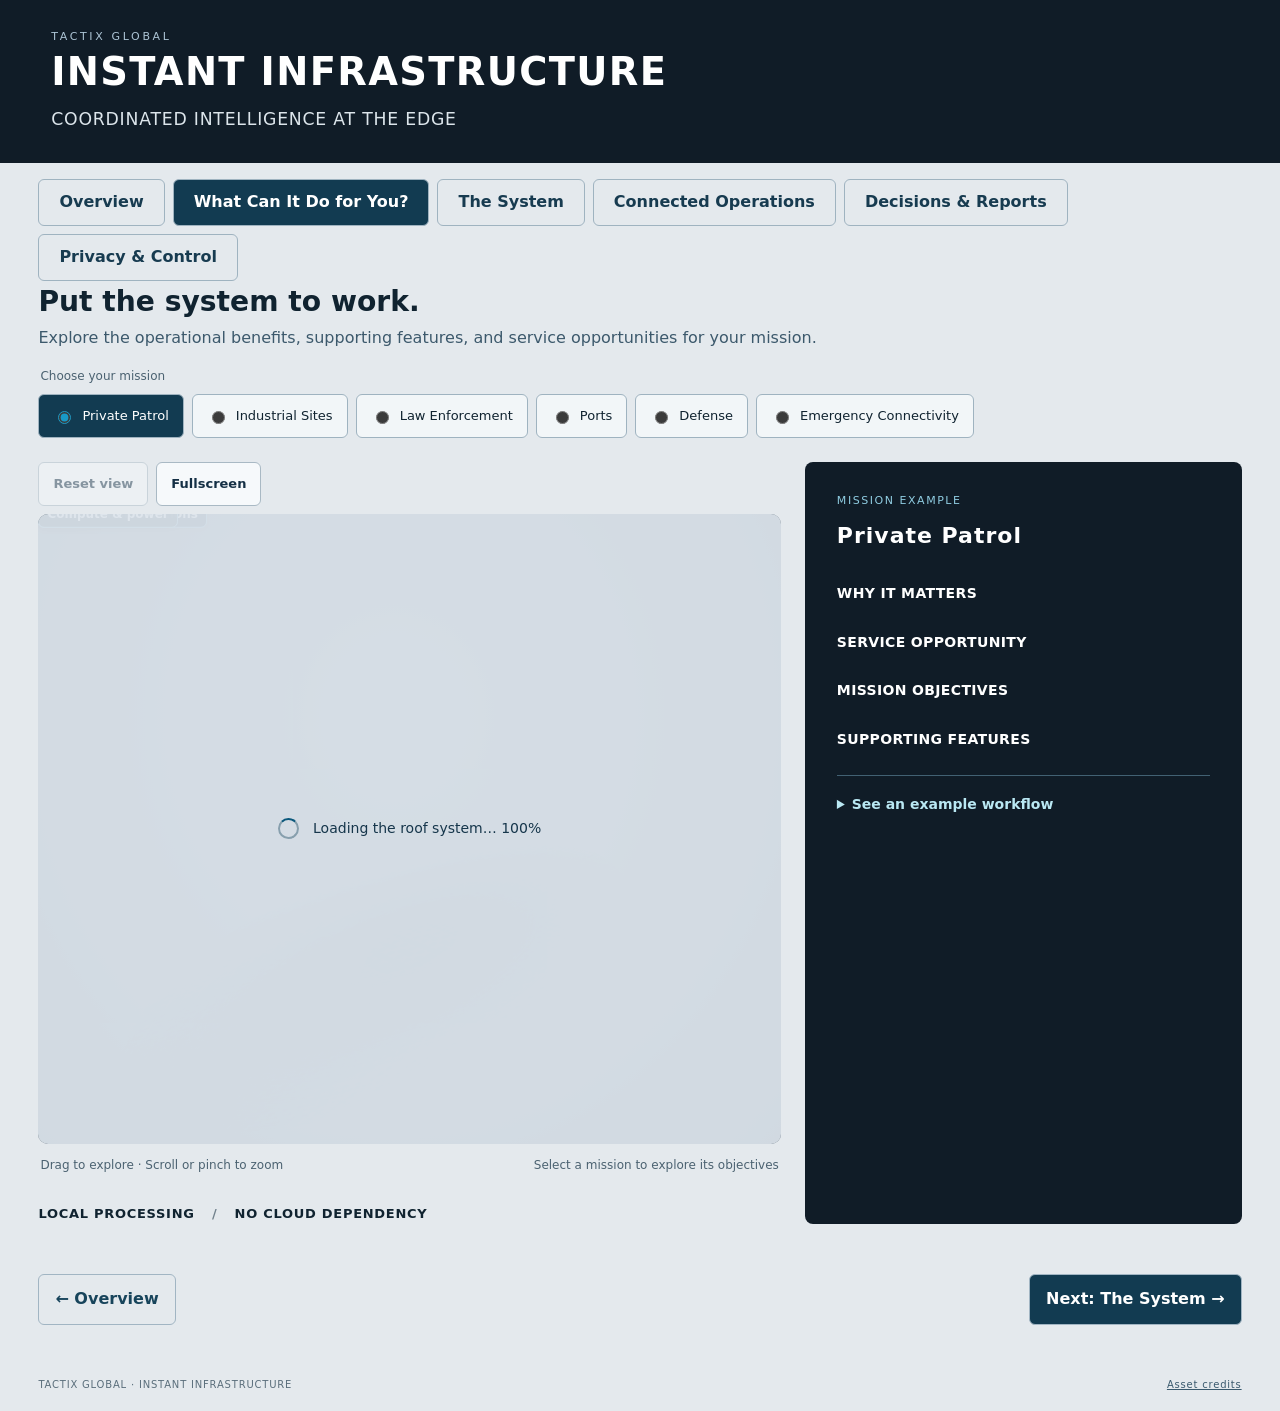
<file: infrastructure/scenarios.html>
<!doctype html>
<html lang="en"><head><meta charset="utf-8"><meta name="viewport" content="width=device-width, initial-scale=1"><meta name="theme-color" content="#101c27"><title>Instant Infrastructure — Your Mission</title><link rel="stylesheet" href="viewer.css?v=20261022b"><link rel="stylesheet" href="presentation.css?v=20261024"></head>
<body class="scenarios">
<header><p class="eyebrow">TACTIX GLOBAL</p><h1>INSTANT INFRASTRUCTURE</h1><p class="tagline">COORDINATED INTELLIGENCE AT THE EDGE</p></header>
<nav class="view-tabs" aria-label="Presentation sections"><a href="overview.html">Overview</a><a href="scenarios.html" aria-current="page">What Can It Do for You?</a><a href="index.html">The System</a><a href="mesh.html">Connected Operations</a><a href="workflow.html">Decisions &amp; Reports</a><a href="privacy.html">Privacy &amp; Control</a></nav><section class="chapter-intro"><h2>Put the system to work.</h2><p>Explore the operational benefits, supporting features, and service opportunities for your mission.</p></section>
<fieldset class="scenario-options"><legend>Choose your mission</legend>
<label><input type="radio" name="scenario" value="patrol" checked>Private Patrol</label>
<label><input type="radio" name="scenario" value="refinery">Industrial Sites</label>
<label><input type="radio" name="scenario" value="police">Law Enforcement</label>
<label><input type="radio" name="scenario" value="port">Ports</label>
<label><input type="radio" name="scenario" value="military">Defense</label>
<label><input type="radio" name="scenario" value="emergency">Emergency Connectivity</label></fieldset><main>
<section class="visual" aria-label="Interactive vehicle and roof system">
 <div class="toolbar" role="group" aria-label="View controls"><button id="labels" aria-pressed="true" disabled>Labels on</button><button id="all-components" aria-pressed="false" disabled>Show all components</button><button id="back-groups" hidden>Back to groups</button><button id="rack" aria-pressed="false" disabled>Lift rack</button><button id="reset" disabled>Reset view</button><button id="fullscreen">Fullscreen</button></div>
 <div id="stage"><canvas id="view" aria-label="3D vehicle. Drag to rotate, scroll or pinch to zoom. Use arrow keys to rotate." tabindex="0"></canvas><svg id="leaders" aria-hidden="true"></svg><div id="annotations"></div><div id="loading" role="status" aria-live="polite"><span class="spinner"></span><span id="load-text">Loading the roof system…</span></div><div id="rack-state" aria-live="polite"></div></div>
 <div class="viewer-caption"><span>Drag to explore · Scroll or pinch to zoom</span><span>Select a mission to explore its objectives</span></div>
 <p class="local">LOCAL PROCESSING <span>/</span> NO CLOUD DEPENDENCY</p>
 <aside id="details" hidden aria-live="polite"><button id="close-details" aria-label="Close component details">×</button><h3></h3><p></p></aside>
</section>
<aside class="capabilities" id="mission-panel" aria-live="polite"><p class="mission-kicker">MISSION EXAMPLE</p><h2 id="mission-title">Private Patrol</h2>
<article><h3>WHY IT MATTERS</h3><p id="mission-benefit"></p></article><article><h3 id="mission-value-heading">SERVICE OPPORTUNITY</h3><p id="mission-value"></p></article><article><h3>MISSION OBJECTIVES</h3><p id="mission-objectives"></p></article>
<article><h3>SUPPORTING FEATURES</h3><p id="mission-capabilities"></p></article>
<details class="scenario-example"><summary>See an example workflow</summary><article><h3>EXAMPLE SYSTEM ALERT</h3><p id="mission-alert"></p></article>
<article><h3>YOUR FOLLOW-UP COMMAND</h3><p id="mission-command"></p></article>
<article><h3>RECORD &amp; REPORT</h3><p>Share selected clips and timestamped events with tactixglobalMCT for multi-unit review, voice search, and end-of-day reporting.</p></article>
</details><p id="mission-note"></p>
</aside></main><nav class="chapter-navigation" aria-label="Presentation navigation"><a href="overview.html">← Overview</a><a class="chapter-next" href="index.html">Next: The System →</a></nav>
<footer><span>TACTIX GLOBAL · INSTANT INFRASTRUCTURE</span><a href="../THIRD_PARTY_NOTICES.md">Asset credits</a></footer>
<noscript>This interactive model needs JavaScript. The system capabilities are listed on this page.</noscript>
<script src="../vendor/three-0.128.0/three.min.js"></script><script src="../vendor/three-0.128.0/GLTFLoader.js"></script><script src="vendor/DRACOLoader.js"></script><script src="vendor/OrbitControls.js"></script><script src="equipment-finish.js?v=1"></script><script src="drone-deployment.js?v=20261022b"></script><script src="scenarios.js?v=20261024b"></script><script src="viewer.js?v=20261022c"></script>
</body></html>
</file>
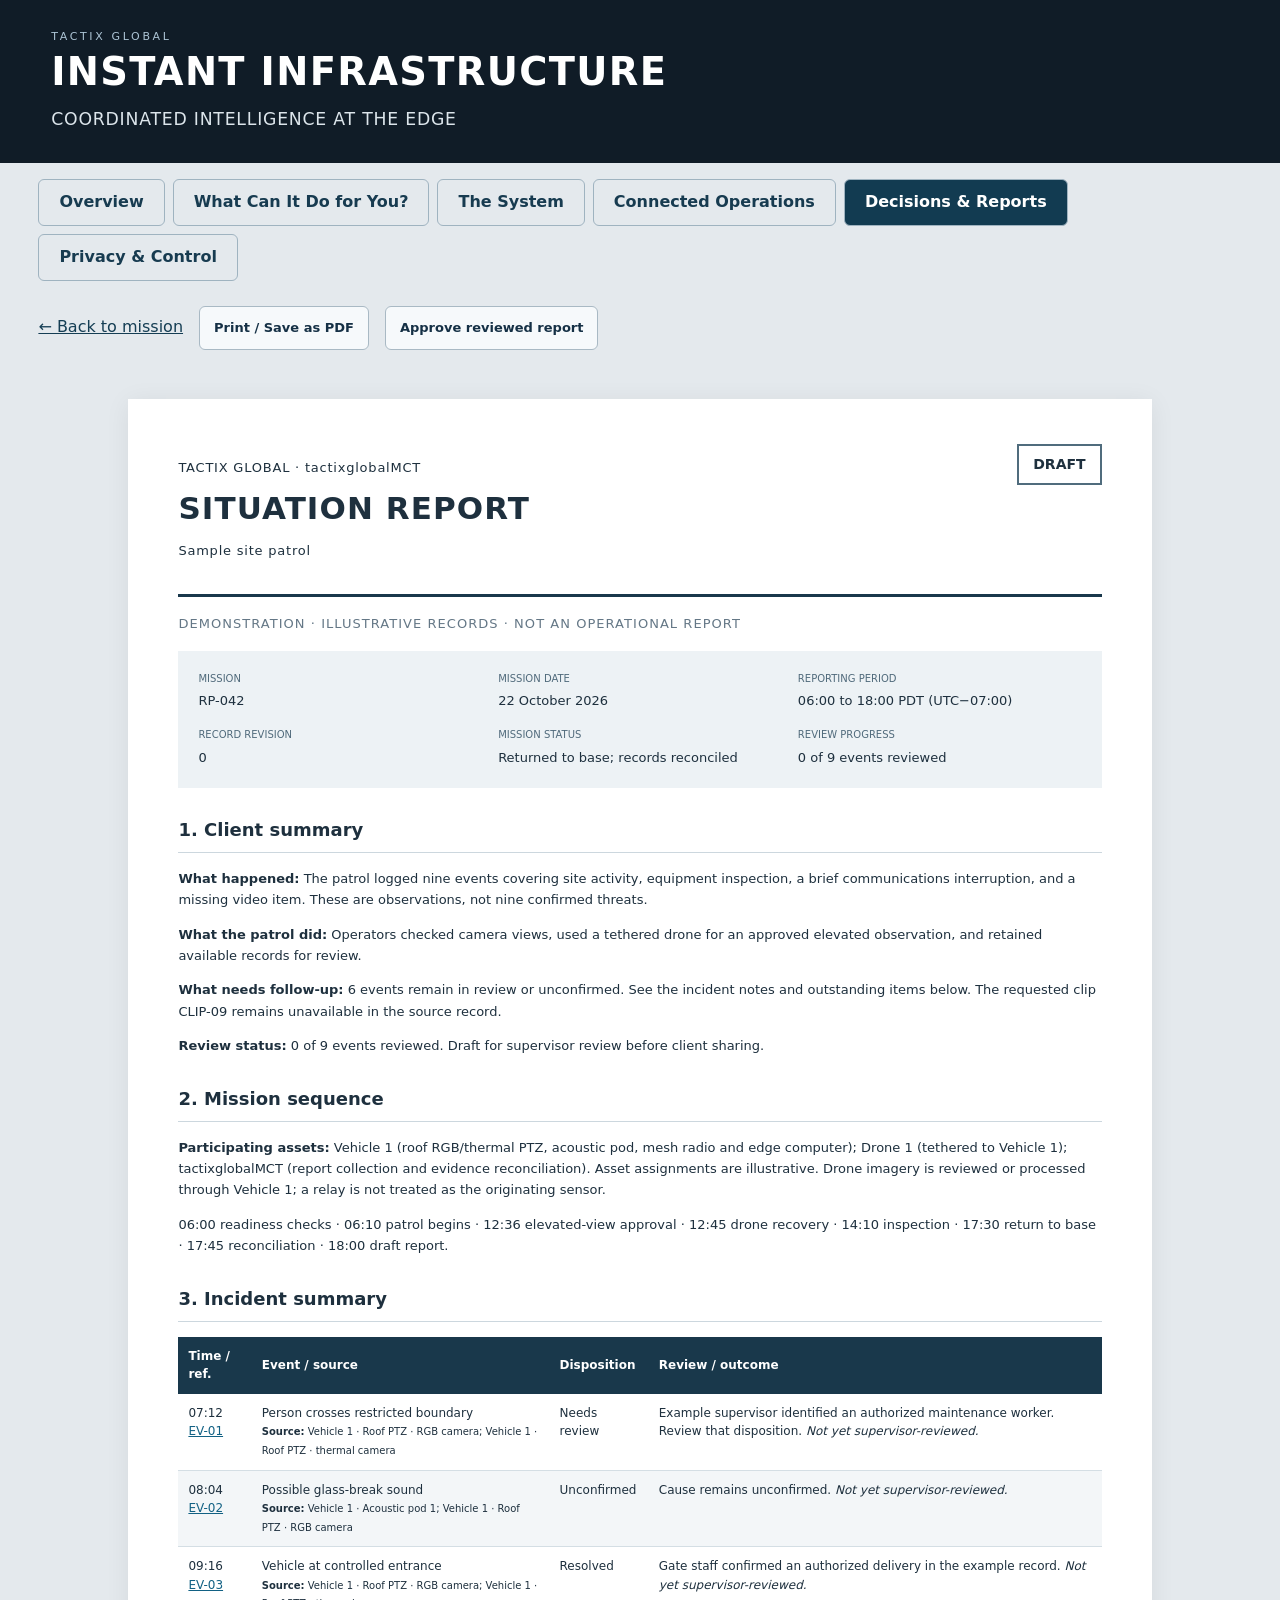
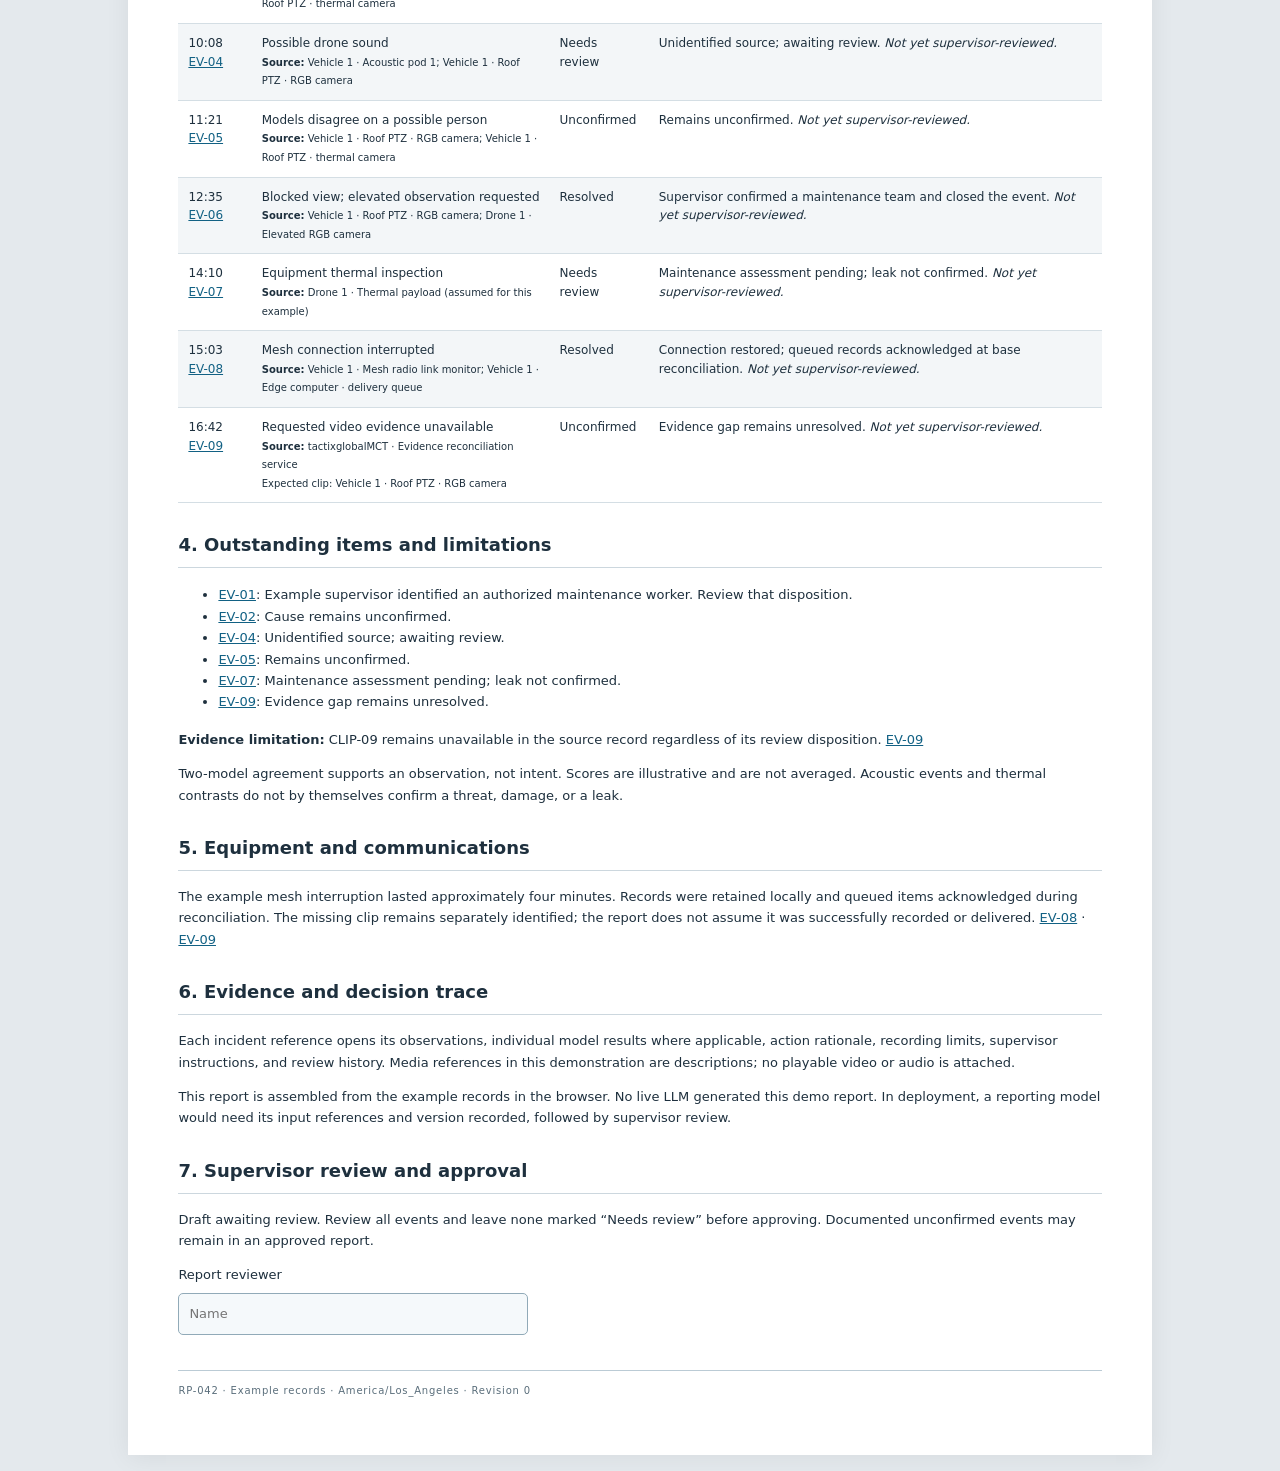
<file: infrastructure/sitrep.html>
<!doctype html>
<html lang="en"><head><meta charset="utf-8"><meta name="viewport" content="width=device-width, initial-scale=1"><meta name="theme-color" content="#101c27"><title>Instant Infrastructure: Mission & Decisions</title><link rel="stylesheet" href="viewer.css?v=20261022b"><link rel="stylesheet" href="mission.css?v=2"><link rel="stylesheet" href="incidents.css?v=1"><link rel="stylesheet" href="presentation.css?v=20261024"></head>
<body class="mission-page report-page">
<header><p class="eyebrow">TACTIX GLOBAL</p><h1>INSTANT INFRASTRUCTURE</h1><p class="tagline">COORDINATED INTELLIGENCE AT THE EDGE</p></header>
<nav class="view-tabs" aria-label="Presentation sections"><a href="overview.html">Overview</a><a href="scenarios.html">What Can It Do for You?</a><a href="index.html">The System</a><a href="mesh.html">Connected Operations</a><a href="workflow.html" aria-current="page">Decisions &amp; Reports</a><a href="privacy.html">Privacy &amp; Control</a></nav>
<div class="report-toolbar"><a href="workflow.html">← Back to mission</a><button id="print-report">Print / Save as PDF</button><button id="approve-report">Approve reviewed report</button><span id="report-message" role="status"></span></div><main id="sitrep-document"></main><script src="incidents-data.js?v=3"></script><script src="sitrep.js?v=5"></script></body></html>
</file>
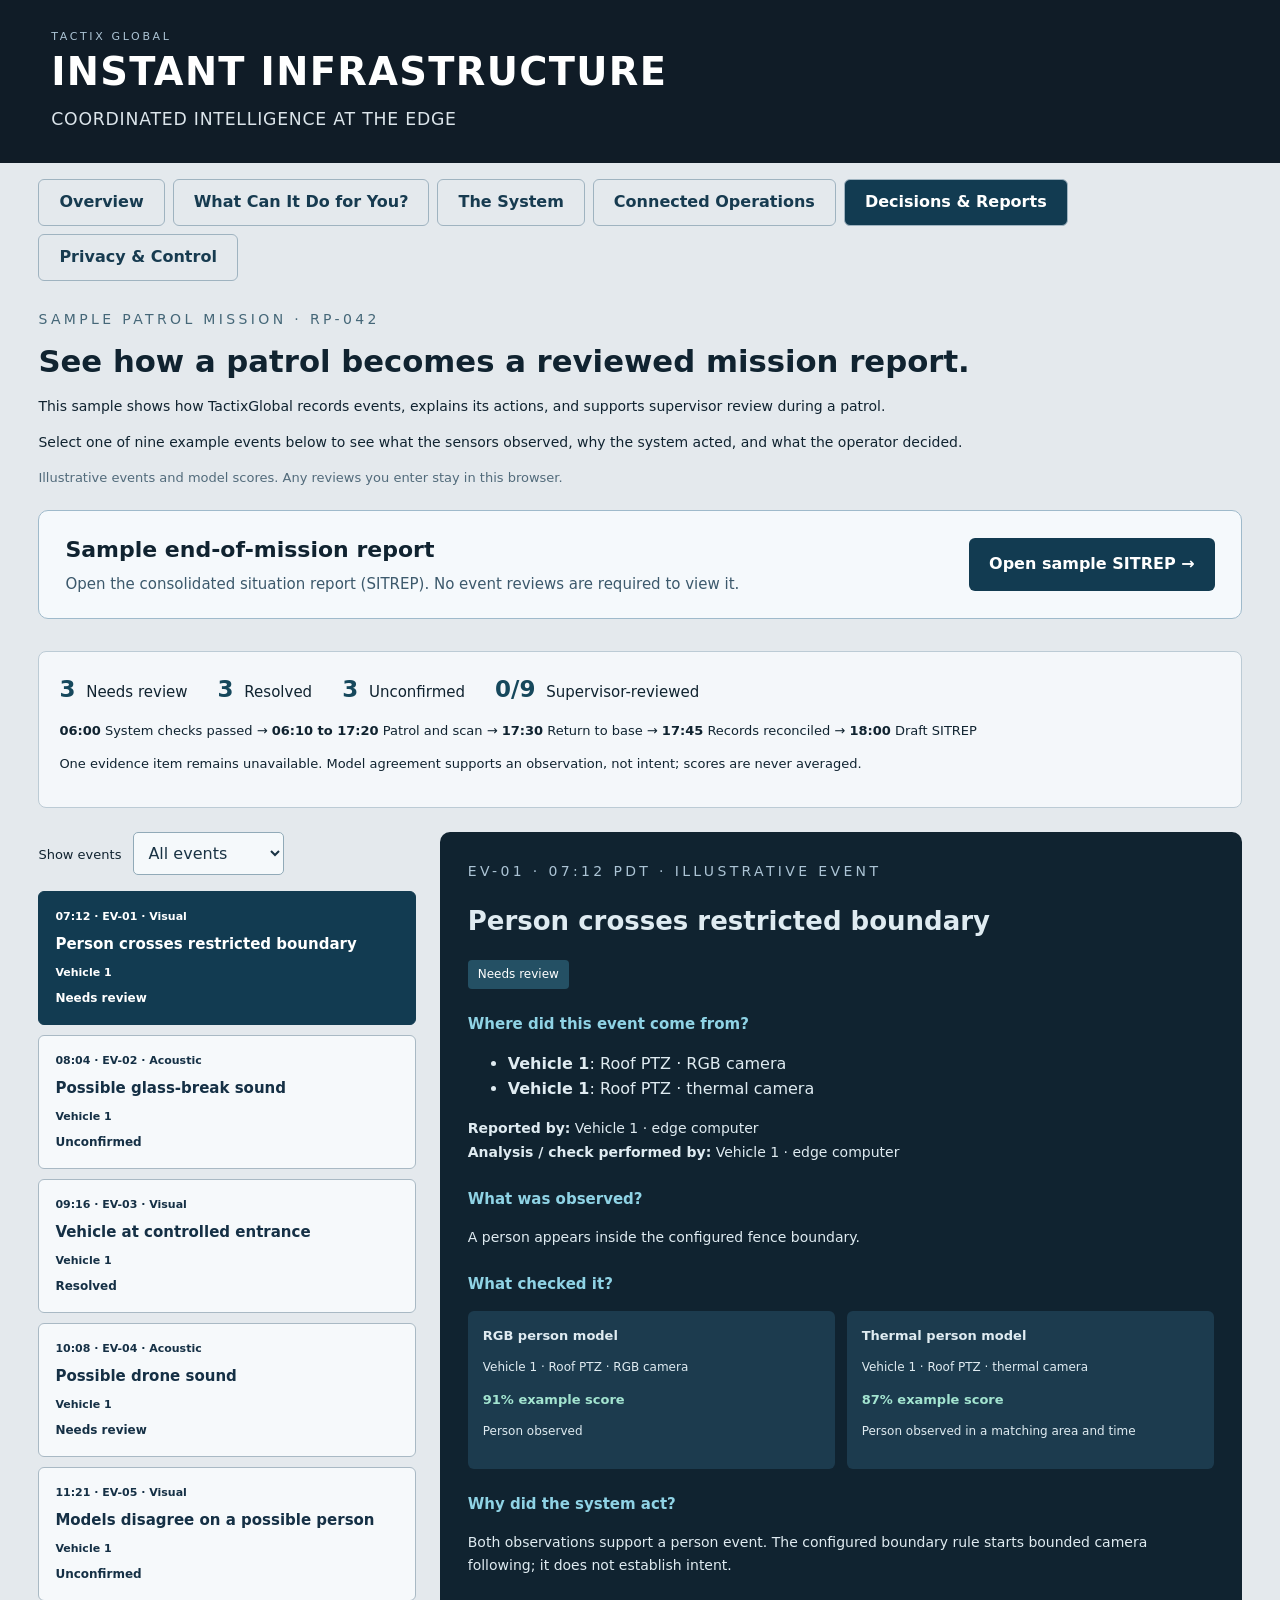
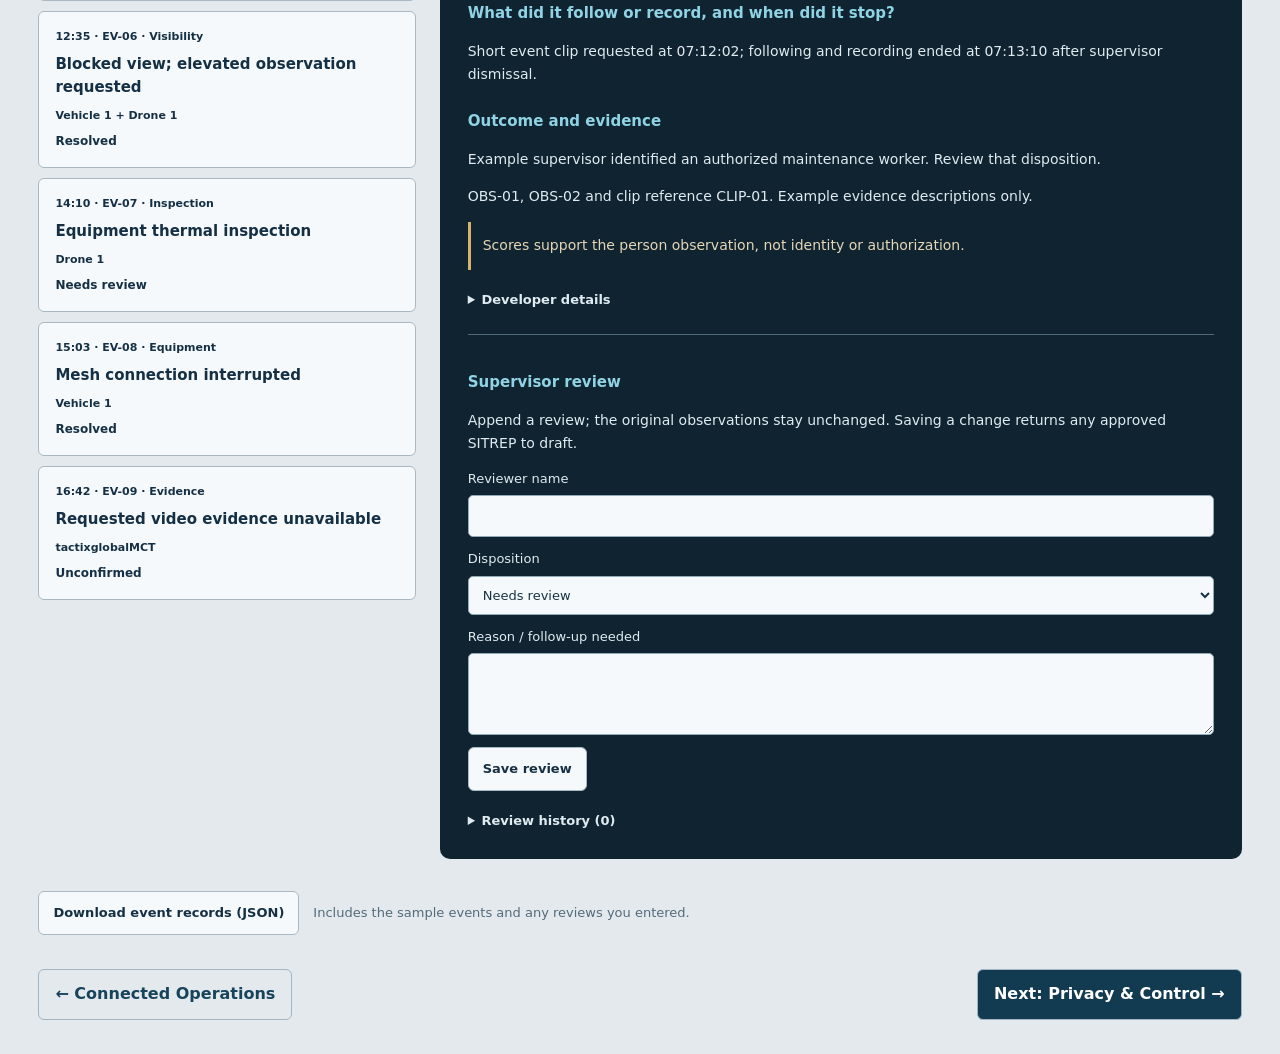
<file: infrastructure/workflow.html>
<!doctype html>
<html lang="en"><head><meta charset="utf-8"><meta name="viewport" content="width=device-width, initial-scale=1"><meta name="theme-color" content="#101c27"><title>Instant Infrastructure: Mission & Decisions</title><link rel="stylesheet" href="viewer.css?v=20261022b"><link rel="stylesheet" href="mission.css?v=2"><link rel="stylesheet" href="incidents.css?v=1"><link rel="stylesheet" href="presentation.css?v=20261024"></head>
<body class="mission-page" data-page="workflow">
<header><p class="eyebrow">TACTIX GLOBAL</p><h1>INSTANT INFRASTRUCTURE</h1><p class="tagline">COORDINATED INTELLIGENCE AT THE EDGE</p></header>
<nav class="view-tabs" aria-label="Presentation sections"><a href="overview.html">Overview</a><a href="scenarios.html">What Can It Do for You?</a><a href="index.html">The System</a><a href="mesh.html">Connected Operations</a><a href="workflow.html" aria-current="page">Decisions &amp; Reports</a><a href="privacy.html">Privacy &amp; Control</a></nav>
<section class="brief-intro"><p class="eyebrow">SAMPLE PATROL MISSION · RP-042</p><h2>See how a patrol becomes a reviewed mission report.</h2><p>This sample shows how TactixGlobal records events, explains its actions, and supports supervisor review during a patrol.</p><p>Select one of nine example events below to see what the sensors observed, why the system acted, and what the operator decided.</p><p class="sample-note">Illustrative events and model scores. Any reviews you enter stay in this browser.</p></section>
<section class="sample-report-card" aria-labelledby="sample-report-heading"><div><h2 id="sample-report-heading">Sample end-of-mission report</h2><p>Open the consolidated situation report (SITREP). No event reviews are required to view it.</p></div><a class="sample-report-link" href="sitrep.html">Open sample SITREP →</a></section>

<main class="incident-layout"><section class="incident-summary"><div id="counts" aria-live="polite"></div><p><b>06:00</b> System checks passed → <b>06:10 to 17:20</b> Patrol and scan → <b>17:30</b> Return to base → <b>17:45</b> Records reconciled → <b>18:00</b> Draft SITREP</p><p>One evidence item remains unavailable. Model agreement supports an observation, not intent; scores are never averaged.</p></section>
<section class="incident-list"><label for="incident-filter">Show events</label><select id="incident-filter"><option>All events</option><option>Needs review</option><option>Resolved</option><option>Unconfirmed</option></select><div id="incident-list"></div></section>
<section id="incident-detail" class="incident-detail" aria-live="polite"></section></main><div class="record-download"><button id="export-mission">Download event records (JSON)</button><span>Includes the sample events and any reviews you entered.</span></div><nav class="chapter-navigation" aria-label="Presentation navigation"><a href="mesh.html">← Connected Operations</a><a class="chapter-next" href="privacy.html">Next: Privacy &amp; Control →</a></nav><script src="incidents-data.js?v=3"></script><script src="incidents.js?v=4"></script></body></html>
</file>
<file: styles.css>
:root {
  --bg: #070a0f;
  --panel: rgba(10, 16, 25, 0.92);
  --line: #263449;
  --ink: #e8eef7;
  --dim: #8190a5;
  --blue: #4d8fd8;
  --red: #dc343e;
  --amber: #e5a63e;
  --green: #42c887;
  --mono: "SFMono-Regular", Consolas, "Liberation Mono", monospace;
}

* { box-sizing: border-box; }
html, body { width: 100%; height: 100%; margin: 0; overflow: hidden; background: var(--bg); color: var(--ink); font-family: system-ui, sans-serif; }
button, a { font: inherit; }

.topbar {
  height: 54px;
  display: flex;
  align-items: center;
  justify-content: space-between;
  padding: 0 18px;
  border-bottom: 1px solid var(--line);
  background: #0b1018;
  font-family: var(--mono);
  position: relative;
  z-index: 20;
}
.brand { font-weight: 800; letter-spacing: .12em; font-size: 15px; }
.brand span { color: var(--blue); font-weight: 500; }
.product { color: var(--dim); font-size: 10px; letter-spacing: .15em; margin-left: 13px; }
.topbar nav { display: flex; gap: 8px; }
.topbar a { color: var(--dim); text-decoration: none; font-size: 10px; letter-spacing: .11em; padding: 8px 10px; border: 1px solid transparent; }
.topbar a.active { color: var(--ink); border-color: var(--red); }

.stage { position: relative; height: calc(100% - 54px); overflow: hidden; background: #080b10; }
#scene { display: block; width: 100%; height: 100%; touch-action: none; cursor: grab; }
#scene:active { cursor: grabbing; }

.start-panel {
  position: absolute;
  left: clamp(18px, 6vw, 82px);
  top: 50%;
  transform: translateY(-50%);
  width: min(430px, calc(100% - 36px));
  padding: 25px;
  border: 1px solid rgba(92, 112, 140, .55);
  background: rgba(7, 11, 17, .88);
  backdrop-filter: blur(10px);
  z-index: 8;
}
.start-panel h1 { margin: 5px 0 10px; font-size: clamp(26px, 4vw, 45px); line-height: 1.02; }
.start-panel p:not(.eyebrow) { color: #a9b6c7; line-height: 1.6; font-size: 14px; }
.start-panel small { display: block; color: var(--dim); font-family: var(--mono); font-size: 9px; line-height: 1.5; margin-top: 12px; }
.eyebrow { color: var(--amber); font: 10px var(--mono); letter-spacing: .18em; }

button {
  border: 1px solid #344761;
  background: #132033;
  color: var(--ink);
  padding: 10px 12px;
  font-family: var(--mono);
  font-size: 10px;
  letter-spacing: .1em;
  cursor: pointer;
}
button:hover:not(:disabled) { border-color: var(--blue); background: #172a43; }
button:disabled { opacity: .38; cursor: default; }
button.secondary { background: transparent; }

.mission-hud {
  position: absolute;
  top: 14px;
  left: 14px;
  display: flex;
  gap: 18px;
  background: rgba(5, 9, 14, .72);
  border: 1px solid rgba(57, 74, 98, .75);
  padding: 9px 12px;
  backdrop-filter: blur(6px);
}
.mission-hud div { display: grid; gap: 3px; }
.mission-hud span, .console span { color: var(--dim); font: 8px var(--mono); letter-spacing: .16em; }
.mission-hud strong { font: 10px var(--mono); letter-spacing: .08em; }

.contact-alert {
  position: absolute;
  top: 84px;
  left: 50%;
  transform: translateX(-50%);
  min-width: 300px;
  padding: 10px 14px;
  border: 1px solid var(--red);
  border-left: 4px solid var(--red);
  background: rgba(41, 9, 13, .9);
  display: grid;
  gap: 3px;
  font-family: var(--mono);
  animation: alert-in .25s ease-out;
}
.contact-alert span { color: #ff7880; font-size: 9px; letter-spacing: .16em; }
.contact-alert strong { font-size: 11px; }
.contact-alert small { color: #b8a2a5; font-size: 9px; }
@keyframes alert-in { from { opacity: 0; transform: translate(-50%, -8px); } }

.sensor-frame {
  position: absolute;
  right: 18px;
  top: 70px;
  width: min(34vw, 450px);
  aspect-ratio: 16 / 9;
  border: 1px solid #526b83;
  box-shadow: 0 12px 35px rgba(0,0,0,.5), inset 0 0 50px rgba(32, 76, 111, .25);
  pointer-events: none;
  background: repeating-linear-gradient(0deg, transparent 0 3px, rgba(0,0,0,.15) 3px 4px);
}
.sensor-head, .sensor-foot { position: absolute; left: 7px; right: 7px; z-index: 2; display: flex; justify-content: space-between; font: 8px var(--mono); letter-spacing: .1em; text-shadow: 0 1px 3px #000; }
.sensor-head { top: 6px; }.sensor-foot { bottom: 6px; }
.sensor-head b { color: #ff6670; }.sensor-foot span:last-child { color: var(--green); }
.reticle { position: absolute; left: 50%; top: 50%; width: 54px; height: 70px; transform: translate(-50%, -50%); border: 1px solid rgba(229,166,62,.85); }
.reticle::before, .reticle::after { content: ""; position: absolute; background: rgba(229,166,62,.85); }
.reticle::before { left: 50%; top: -14px; width: 1px; height: 98px; }.reticle::after { left: -14px; top: 50%; width: 82px; height: 1px; }

.console {
  position: absolute;
  left: 16px;
  bottom: 16px;
  width: min(410px, calc(100% - 32px));
  border: 1px solid #34475f;
  background: var(--panel);
  backdrop-filter: blur(9px);
  padding: 12px;
  box-shadow: 0 14px 40px rgba(0,0,0,.46), inset 0 1px rgba(133,174,218,.08);
  clip-path: polygon(0 0, calc(100% - 13px) 0, 100% 13px, 100% 100%, 0 100%);
}
.console-head { display: flex; justify-content: space-between; border-bottom: 1px solid var(--line); padding-bottom: 9px; }
.console-head div { display: grid; gap: 3px; }.console-head strong { font: 11px var(--mono); letter-spacing: .11em; }
.console-head i { color: var(--dim); font: normal 9px var(--mono); }
.vehicle-readouts { display: grid; grid-template-columns: repeat(4, 1fr); gap: 1px; margin-top: 9px; background: #253247; border: 1px solid #253247; }
.vehicle-readouts div { display: grid; gap: 3px; min-width: 0; padding: 7px; background: rgba(7,12,19,.94); }
.vehicle-readouts strong { overflow: hidden; color: #dce8f6; font: 9px var(--mono); text-overflow: ellipsis; white-space: nowrap; }
.vehicle-readouts strong.healthy { color: var(--green); }
.system-message { margin-top: 10px; border-left: 2px solid var(--blue); padding: 3px 9px; }
.system-message p { margin: 4px 0 0; color: #c6d1df; font-size: 12px; line-height: 1.45; }
.track-panel { margin-top: 10px; border: 1px solid var(--line); }
.track-panel header { display: flex; justify-content: space-between; padding: 7px 8px; border-bottom: 1px solid var(--line); }
.track-panel small { color: var(--dim); font: 8px var(--mono); }
.empty-track { color: #65758a; font: 9px var(--mono); padding: 10px 8px; }
.track { display: grid; grid-template-columns: 1fr auto auto; gap: 10px; padding: 9px; align-items: center; font: 9px var(--mono); }
.track b { color: var(--amber); }.track span { color: var(--amber); }.track em { color: var(--green); font-style: normal; }
.actions { display: grid; grid-template-columns: 1fr 1fr; gap: 7px; margin-top: 10px; }
.disclaimer { color: #5f6c7d; font: 8px/1.4 var(--mono); margin: 9px 0 0; }
.look-hint { position: absolute; left: 50%; bottom: 18px; transform: translateX(-50%); color: #8090a4; font: 9px var(--mono); letter-spacing: .13em; }
.prototype-tag { position: absolute; right: 10px; bottom: 8px; color: #536174; font: 8px var(--mono); letter-spacing: .1em; }
.mission-hud, .contact-alert, .sensor-frame, .console, .look-hint, .prototype-tag { z-index: 2; }
.windshield-vignette { position: absolute; z-index: 1; inset: 0; pointer-events: none; box-shadow: inset 0 0 90px rgba(0,0,0,.38); background: linear-gradient(180deg, rgba(4,7,12,.14), transparent 18%, transparent 78%, rgba(4,7,12,.12)); }

[hidden] { display: none !important; }

@media (max-width: 720px) {
  .topbar { height: 48px; padding: 0 10px; }
  .product { display: none; }
  .topbar a { font-size: 8px; padding: 7px 6px; }
  .stage { height: calc(100% - 48px); }
  .mission-hud { top: 8px; left: 8px; right: 8px; gap: 10px; justify-content: space-between; }
  .contact-alert { top: 68px; width: calc(100% - 24px); min-width: 0; }
  .sensor-frame { right: 8px; top: 126px; width: 48vw; min-width: 180px; }
  .console { left: 8px; right: 8px; bottom: 8px; width: auto; padding: 9px; }
  .system-message p { font-size: 11px; }
  .vehicle-readouts { grid-template-columns: repeat(2, 1fr); }
  .actions button { padding: 9px 6px; font-size: 8px; }
  .prototype-tag { display: none; }
}

.entry-fade { position: absolute; inset: 0; z-index: 3; background: #070a0e; opacity: 0; pointer-events: none; }
.vehicle-entry-prompt { position: absolute; z-index: 4; left: 50%; bottom: max(32px, env(safe-area-inset-bottom)); transform: translateX(-50%); display: grid; gap: 9px; text-align: center; width: min(340px, calc(100% - 32px)); padding: 16px; background: rgba(7,12,19,.94); border: 1px solid #526b83; box-shadow: 0 10px 32px #0008; }
.vehicle-entry-prompt span { color: #99aec5; font: 10px var(--mono); letter-spacing: .15em; }
.vehicle-entry-prompt button { min-height: 56px; font-size: 14px; touch-action: manipulation; cursor: pointer; }
.vehicle-entry-prompt button:focus-visible { outline: 3px solid #8cd3ff; outline-offset: 3px; }
@media (max-width: 720px) {
  .mission-hud strong { font-size: 8px; }
  .console .system-message { margin-top: 6px; }
  .console .disclaimer { display: none; }
  .console .actions button { min-height: 44px; }
  .look-hint { top: 72px; bottom: auto; width: 100%; text-align: center; }
}

/* Unconfirmed person cues use amber; appearance never sets a hostile label. */
.contact-alert { border-color: var(--amber); background: rgba(35,27,12,.94); }
.contact-alert span, .sensor-head b, .track em { color: var(--amber); }
.sensor-frame { border-color: var(--amber); }

/* Keep the physical center touchscreen visible; support controls sit by the driver. */
@media (min-width: 721px) { .console { left:auto;right:16px;width:320px; } }

.vehicle-view-toggle { position:absolute; top:14px; right:14px; z-index:4; min-height:48px; padding:12px 16px; cursor:pointer; touch-action:manipulation; background:rgba(7,12,19,.94); }
.vehicle-view-toggle:focus-visible { outline:3px solid #8cd3ff; outline-offset:3px; }
@media(max-width:720px) { .vehicle-view-toggle { top:64px; right:8px; min-height:48px; } }

@media(max-width:720px) { .look-hint { top:124px; padding:0 12px; font-size:8px; } }

.ptz-scan-readout { position:absolute; right:14px; top:72px; z-index:2; display:flex; align-items:center; gap:12px; padding:10px 12px; background:rgba(7,12,19,.92); pointer-events:none; }
.ptz-scan-readout span { display:inline-block; font-size:30px; color:#9cd2ec; width:32px; text-align:center; }
.ptz-scan-readout div { display:grid; gap:5px; font:10px var(--mono); }
.ptz-scan-readout small { color:#9db0c4; font-size:8px; }
@media(max-width:720px) { .ptz-scan-readout { top:120px; right:8px; } .look-hint { top:190px; } }

.expand-touchscreen { position:absolute; top:14px; right:160px; z-index:4; min-height:48px; cursor:pointer; }
.touchscreen-dialog { width:min(600px,96vw); max-height:90dvh; overflow:auto; padding:16px; border:1px solid #526b83; background:#07121b; color:#d8e8f5; }
.touchscreen-dialog::backdrop { background:#000a; }
.touchscreen-dialog header { display:flex; align-items:center; justify-content:space-between; gap:12px; font:14px var(--mono); }
.touchscreen-dialog button { min-height:48px; touch-action:manipulation; cursor:pointer; }
.touchscreen-dialog p { min-height:44px; font-size:14px; line-height:1.4; }
.touchscreen-dialog canvas { display:block; width:100%; aspect-ratio:16/9; background:#07121b; }
.expanded-controls { display:grid; grid-template-columns:repeat(3,minmax(0,1fr)); gap:8px; margin:12px 0; }
.expanded-controls button { font-size:12px; padding:8px 4px; }
.expanded-controls .wide { grid-column:1/-1; }
.touchscreen-dialog small { display:block; color:#99adbc; font-size:11px; }
@media(max-width:720px) { .expand-touchscreen { top:64px; left:8px; right:auto; padding:12px; } .touchscreen-dialog { padding:12px; } }
@media(max-height:500px) { .touchscreen-dialog canvas { max-height:24dvh; object-fit:contain; } .touchscreen-dialog p { min-height:0; margin:6px 0; } }

/* Fit the visible mobile viewport, including browser-bar changes and cutouts. */
body { display:flex; flex-direction:column; height:100dvh; padding:env(safe-area-inset-top) env(safe-area-inset-right) env(safe-area-inset-bottom) env(safe-area-inset-left); }
.topbar { flex-shrink:0; }
.stage { height:auto; min-height:0; flex:1; }
#fullscreenButton { min-height:44px; padding:8px 10px; cursor:pointer; touch-action:manipulation; font:10px var(--mono); }
.fullscreen-hint { position:absolute; left:12px; right:12px; bottom:8px; z-index:25; background:#07121bee; padding:12px; font-size:13px; }
@media (max-height:500px), (pointer:coarse) and (orientation:landscape) {
  .topbar { height:44px; padding:0 8px; }
  .product,.topbar nav a,.prototype-tag { display:none; }
  .brand { font-size:12px; }
  .mission-hud { top:6px; left:6px; right:auto; padding:7px; gap:8px; }
  .mission-hud span { font-size:6px; }
  .mission-hud strong { font-size:8px; }
  .vehicle-view-toggle { top:6px; right:6px; min-height:44px; padding:8px; font-size:9px; }
  .expand-touchscreen { top:6px; left:auto; right:126px; min-height:44px; padding:8px; font-size:9px; }
  .ptz-scan-readout { top:56px; right:6px; padding:6px; }
  .look-hint { top:auto; bottom:6px; font-size:8px; }
  .touchscreen-dialog { max-height:calc(100dvh - 12px); padding:10px; }
  .touchscreen-dialog header button { min-height:44px; }
  .touchscreen-dialog canvas { max-height:28dvh; }
  .touchscreen-dialog p { font-size:12px; }
}
@media(max-width:400px) { .topbar nav a { display:none; } .topbar { padding:0 8px; } .brand { font-size:12px; } }

.ptz-pad { display:flex; gap:8px; margin-top:8px; }
.ptz-pad button { flex:1; min-height:48px; font-size:24px; touch-action:manipulation; }
#manualPtzButton { min-height:44px; margin:8px 0; }
#manualPtzControls[hidden] { display:none; }
#manualPtzBearing { margin:6px 0; font-size:12px; }

#manualPtzBearing { min-height:0; }

/* Readable interaction view on phones; physical enclosure retains its scale. */
.touchscreen-dialog { scrollbar-color:#526b83 #07121b; }
.screen-actions { min-width:0; }
@media (pointer:coarse), (max-width:900px) {
  .touchscreen-dialog button { font-size:14px; font-weight:600; letter-spacing:.025em; padding:10px 8px; }
  .touchscreen-dialog p { font-size:15px; }
  .touchscreen-dialog small { font-size:12px; line-height:1.4; }
  .touchscreen-dialog .ptz-pad button { font-size:24px; }
  .expanded-controls { grid-template-columns:repeat(2,minmax(0,1fr)); }
  .expanded-controls .wide { grid-column:1/-1; }
}
@media (orientation:landscape) and (max-height:550px) {
  .touchscreen-dialog[open] { display:grid; grid-template-columns:minmax(0,1.2fr) minmax(260px,1fr); grid-template-rows:auto auto 1fr; gap:8px 14px; width:min(940px,calc(100vw - 20px)); max-height:calc(100dvh - 12px); }
  .touchscreen-dialog header { grid-column:1/-1; }
  .touchscreen-dialog #expandedStatus { grid-column:1; margin:0; font-size:14px; }
  .touchscreen-dialog canvas { grid-column:1; width:100%; max-height:calc(100dvh - 145px); height:auto; object-fit:contain; align-self:start; }
  .screen-actions { grid-column:2; grid-row:2/4; max-height:calc(100dvh - 90px); overflow-y:auto; padding-right:4px; }
  .screen-actions #manualPtzButton { margin-top:0; }
  .screen-actions .expanded-controls { margin-top:8px; }
}

button.suggested-action { border-color:#86c6d9; box-shadow:0 0 0 1px #86c6d944,0 0 10px #86c6d922; }
button.suggested-action:hover,button.suggested-action:focus-visible { outline:2px solid #b9e5f0; outline-offset:2px; }

@keyframes fullscreen-hint-pulse { 0%,100% { border-color:#526b83; box-shadow:none; } 50% { border-color:#a5d9e8; box-shadow:0 0 10px #86c6d955; } }
.fullscreen-suggestion { animation:fullscreen-hint-pulse 2.8s ease-in-out infinite; }
@media(prefers-reduced-motion:reduce) { .fullscreen-suggestion { animation:none; border-color:#a5d9e8; } }


.clip-send-hint { animation:fullscreen-hint-pulse 2.8s ease-in-out infinite; }
@media(prefers-reduced-motion:reduce) { .clip-send-hint { animation:none; border-color:#a5d9e8; } }

.completion-panel { position:absolute; inset:0; z-index:40; background:#07121bef; display:grid; place-items:center; padding:20px; overflow:auto; }
.completion-panel[hidden] { display:none; }
.completion-card { width:min(600px,100%); padding:24px; border:1px solid #526b83; background:#0b1824; color:#e3f1f8; }
.completion-card h2 { font-size:26px; }.completion-card li { margin:12px 0; line-height:1.5; }
.completion-card small { display:block; margin-top:16px; color:#9eb1c1; }
.completion-actions { display:flex; flex-wrap:wrap; gap:12px; }.completion-actions button { flex:1 1 150px; min-height:48px; font-size:14px; cursor:pointer; }
.recorded-clip-dialog { width:min(850px,95vw); max-height:94dvh; background:#07121b; border:1px solid #526b83; padding:12px; }
.recorded-clip-dialog video { display:block; width:100%; max-height:75dvh; margin-top:8px; }.recorded-clip-dialog button { min-height:44px; }

.start-panel { width:min(760px,calc(100% - 36px)); max-height:calc(100% - 28px); overflow:auto; }
.start-panel h1 { font-size:clamp(26px,3vw,36px); }
.scenario-cards { display:grid; grid-template-columns:1fr 1fr; gap:16px; }
.scenario-cards article { border:1px solid #344b60; padding:18px; display:flex; flex-direction:column; }
.scenario-cards h2 { font-size:20px; margin:0 0 8px; }
.scenario-cards p { flex:1; margin:0 0 16px; }
.scenario-cards button { min-height:48px; width:100%; }
@media(max-width:600px){ .scenario-cards { grid-template-columns:1fr; gap:10px; } .start-panel { padding:16px; } .scenario-cards article { padding:12px; } }

#airVoiceButton { min-height:44px; margin-top:10px; }
#airVoiceHint { display:block; margin-top:8px; line-height:1.5; color:#9db0c0; }
#airVoiceHint[hidden] { display:none; }

/* Stronger operator decision cue: smooth glow, never a rapid strobe. */
@keyframes operator-decision-pulse {
  0%,100% { border-color:#bb914c; background-color:#203e52; box-shadow:0 0 0 1px #d5a34c55; }
  50% { border-color:#ffe0a1; background-color:#64532f; box-shadow:0 0 0 2px #ffc35f99,0 0 20px #ffc35f88; }
}
button.suggested-action:not(:disabled), .clip-send-hint { animation:operator-decision-pulse 1.6s ease-in-out infinite; }
@media(prefers-reduced-motion:reduce) {
  button.suggested-action:not(:disabled), .clip-send-hint { animation:none; border:2px solid #ffd078; background:#54462d; }
}

.aircraft-label { position:absolute; transform:translate(-50%,-150%); padding:4px 7px; font:11px monospace; color:#ffe0a1; background:#07121bbb; border-left:2px solid #ffd078; pointer-events:none; white-space:nowrap; }
.aircraft-label[hidden] { display:none; }
</file>
<file: infrastructure/viewer.css>
:root{color-scheme:dark;--navy:#101c27;--ink:#102330;--blue:#087cad;--paper:#dce3e8}*{box-sizing:border-box}body{margin:0;background:#e4e9ed;color:var(--ink);font:16px/1.55 system-ui,-apple-system,BlinkMacSystemFont,"Segoe UI",sans-serif}header{padding:28px 4vw 30px;background:var(--navy);color:#fff}h1{font-size:clamp(26px,3vw,44px);font-weight:600;letter-spacing:.035em;line-height:1.15;margin:5px 0 12px}.eyebrow{font-size:11px;letter-spacing:.24em;color:#acc4d5;margin:0}.tagline{margin:0;font-size:clamp(12px,1.35vw,18px);letter-spacing:.045em;color:#dce5eb}main{display:grid;grid-template-columns:minmax(0,1.7fr) minmax(320px,1fr);gap:24px;padding:24px 3vw 16px;max-width:1900px;margin:auto}.visual{position:relative;min-width:0;display:flex;flex-direction:column}.toolbar{display:flex;gap:8px;flex-wrap:wrap;position:relative;z-index:3}button{font:inherit;cursor:pointer;border:1px solid #a9b9c4;border-radius:6px;padding:10px 14px;background:#f6f9fb;color:#153045;min-height:44px;font-size:13px;font-weight:600}button:hover{background:#fff;border-color:#467e9d}button:focus-visible,a:focus-visible{outline:3px solid #00a4db;outline-offset:3px}button[aria-pressed=true]{background:#123b51;color:#fff;border-color:#123b51}button:disabled{opacity:.45;cursor:wait}#stage{position:relative;width:100%;height:clamp(480px,66vh,850px);min-height:0;margin-top:8px;border-radius:10px;background:radial-gradient(ellipse at 50% 35%,#f4f7f9,#bfcbd3);overflow:hidden}#view{display:block;width:100%;height:100%;touch-action:none;outline-offset:-3px}#leaders,#annotations{position:absolute;inset:0;width:100%;height:100%;pointer-events:none}#leaders line{stroke:#087cad;stroke-width:1.6;opacity:.95}.annotation{position:absolute;pointer-events:auto;transform:translateY(-50%);font-size:11px;line-height:1.2;min-height:28px;padding:6px 8px;background:#102c3ef2;color:white;border:1px solid #486677;box-shadow:0 2px 6px #0002;white-space:nowrap;font-weight:500}.annotation:hover{background:#205d7b;color:#fff}#loading{position:absolute;inset:0;display:flex;align-items:center;justify-content:center;gap:14px;background:#dce4ebed;color:#16364b;font-size:14px;padding:25px;text-align:center}#loading[hidden]{display:none}.spinner{width:21px;height:21px;border:2px solid #879fad;border-top-color:#0b587c;border-radius:50%;animation:spin 1s linear infinite}@keyframes spin{to{transform:rotate(360deg)}}#rack-state{position:absolute;left:50%;bottom:14px;transform:translateX(-50%);font-size:12px;background:#fffdf0;color:#183b50;border-radius:5px;padding:5px 12px;white-space:nowrap}#rack-state:empty{display:none}.viewer-caption{display:flex;justify-content:space-between;gap:12px;margin:12px 2px;color:#4b6271;font-size:12px}.local{font-size:13px;letter-spacing:.055em;margin:18px 0 0;font-weight:600}.local span{padding:0 12px;color:#72828d}.capabilities{background:var(--navy);color:#e9f0f4;padding:30px 32px;border-radius:8px}.capabilities h2{font-size:15px;letter-spacing:.045em;font-weight:600;margin:0 0 30px;color:#fff}.capabilities article+article{margin-top:27px}.capabilities h3{font-size:14px;letter-spacing:.025em;font-weight:650;margin:0 0 8px;color:#fff}.capabilities p{font-size:15px;color:#cbd8e1;margin:0;max-width:48ch}footer{display:flex;justify-content:space-between;gap:20px;font-size:10px;letter-spacing:.08em;padding:18px 3vw;color:#5a6e7b}footer a{color:#39596d}#details{position:absolute;z-index:5;bottom:95px;left:18px;width:min(340px,calc(100% - 36px));border-radius:8px;background:#102c3ff5;color:#fff;padding:19px 22px;box-shadow:0 8px 30px #0003}#details h3{margin:0 26px 8px 0;font-size:16px}#details p{font-size:13px;margin:0;color:#dfebf2}#close-details{position:absolute;right:6px;top:5px;background:none;border:0;color:#fff;font-size:24px;padding:0 10px}.visual:fullscreen{background:#dce3e8;padding:20px;display:flex}.visual:fullscreen #stage{flex:1;height:auto}.visual:fullscreen .local{display:none}@media(max-width:900px){main{grid-template-columns:1fr;padding:16px;gap:22px}header{padding:22px 20px}#stage{height:62vh;min-height:420px;max-height:700px}.capabilities{padding:25px}.capabilities article+article{margin-top:23px}.viewer-caption{font-size:11px;flex-wrap:wrap}.local{font-size:11px}footer{padding:18px 16px}.annotation{font-size:10px;padding:5px 6px}}@media(prefers-reduced-motion:reduce){.spinner{animation:none}}

.view-tabs{display:flex;gap:8px;padding:16px 3vw 0;max-width:1900px;margin:auto}.view-tabs a{padding:10px 20px;border-radius:6px;text-decoration:none;font-weight:600;color:#173b50;border:1px solid #9fb3c0}.view-tabs a[aria-current=page]{background:#123b51;color:white}.view-tabs a:hover{border-color:#087cad}body.mesh #rack-state{white-space:normal;text-align:center;width:90%;font-size:11px}

[hidden]{display:none!important}.group-label{font-weight:650;font-size:12px;border-color:#67b1ce}.progressive-labels #details{position:relative;bottom:auto;left:auto;width:100%;margin-top:14px;box-shadow:none}.progressive-labels #details p{max-width:80ch}.progressive-labels #leaders line{stroke-width:1.8}

/* Keep click feedback inside the visible canvas, including fullscreen. */
.progressive-labels #stage #details{position:absolute;left:14px;bottom:14px;top:auto;width:min(390px,calc(100% - 28px));max-height:42%;overflow:auto;margin:0;padding:18px 22px;box-shadow:0 5px 24px #0004;border:1px solid #5a8aa2;z-index:8}
.progressive-labels #stage #details h3{padding-right:18px}.progressive-labels #stage #close-details{min-width:44px;min-height:44px;right:2px;top:2px}
#view{cursor:grab}#view:active{cursor:grabbing}

#viewer-back-groups{position:absolute;top:12px;left:12px;z-index:9;background:#123b51;color:white;border-color:#72bad7;box-shadow:0 2px 10px #0003}#details-back-groups{margin-top:14px;background:#f3f8fb;color:#153045}

.progressive-labels #stage #details{bottom:auto;width:min(300px,calc(100% - 24px));max-height:calc(100% - 80px);padding:15px 18px}.progressive-labels #stage #details h3{font-size:15px}.progressive-labels #stage #details p{font-size:12px}#detail-guide{position:absolute;inset:0;width:100%;height:100%;pointer-events:none;z-index:7}#detail-guide line{stroke:#087cad;stroke-width:2}#detail-guide circle{fill:#087cad;stroke:white;stroke-width:1.5}

/* Slate studio backdrop keeps white bodywork and dark equipment distinct. */
body:not(.mesh) #stage{background:radial-gradient(ellipse at 48% 32%,#81909c 0%,#647482 58%,#4b5b69 100%)}
body:not(.mesh) #leaders line,body:not(.mesh) #detail-guide line{stroke:#72d2f3}
body:not(.mesh) #detail-guide circle{fill:#72d2f3}

.scenario-options{display:flex;flex-wrap:wrap;gap:8px;margin:16px 3vw 0;border:0;padding:0}.scenario-options legend{font-size:12px;color:#4b6271;margin-bottom:8px}.scenario-options label{display:flex;align-items:center;gap:8px;min-height:44px;padding:9px 14px;border:1px solid #9fb3c0;border-radius:6px;background:#f2f6f8;cursor:pointer;font-size:13px}.scenario-options label:has(:checked){background:#123b51;color:white}.scenario-options input{accent-color:#199ac7}.mission-kicker{color:#8fcce1!important;font-size:11px!important;letter-spacing:.14em;margin-bottom:10px!important}#mission-note{font-size:12px;color:#a8c1d0;margin-top:24px}.scenario-marker{position:absolute;left:50%;top:14px;transform:translateX(-50%);background:#153849;color:#fff;border:1px solid #86bfd2;padding:8px 12px;font-size:12px;border-radius:6px;pointer-events:none;z-index:3;text-align:center;max-width:80%}.scenarios #mission-title{font-size:22px}.scenarios #stage{height:clamp(520px,70vh,850px)}

.thermal-options{display:flex;gap:8px;margin-top:12px}.imaging-caption{font-size:12px;color:#40596b;margin:8px 0 0}

/* Mission scenes keep only navigation controls; detailed hardware stays in Single Vehicle. */
.scenarios #labels,.scenarios #all-components,.scenarios #back-groups,.scenarios #rack,.scenarios #viewer-back-groups,.scenarios #details-back-groups,.scenarios .thermal-options,.scenarios .imaging-caption{display:none!important}
</file>
<file: infrastructure/presentation.css>
.view-tabs{flex-wrap:wrap;gap:8px}.chapter-intro{margin:4px 3vw 0}.chapter-intro h2{font-size:clamp(22px,2.2vw,30px);line-height:1.2;margin:0 0 8px}.chapter-intro p{margin:0;color:#3c596c;font-size:16px}.chapter-navigation{max-width:1500px;margin:20px auto;padding:14px 3vw;display:flex;justify-content:space-between;align-items:center;gap:16px;flex-wrap:wrap}.chapter-navigation a{color:#17445b;font-weight:600;text-decoration:none;padding:12px 16px;border:1px solid #a1b5c3;border-radius:6px}.chapter-navigation .chapter-next{background:#123b51;color:#fff}.data-commitments a{color:#9fe4ef}.data-commitments p{margin-top:0}.privacy-page{max-width:1500px;grid-template-columns:1fr 1fr;gap:24px 40px}.privacy-hero .eyebrow{color:#42677a}.privacy-hero h2{font-size:clamp(30px,3.2vw,46px);line-height:1.18;margin:12px 0 18px}.privacy-hero>p:last-child{max-width:560px;font-size:18px;color:#385466}.privacy-example{background:#102330;border-radius:12px;color:#e5f1f6;overflow:hidden}.privacy-example svg{display:block;width:100%;max-height:250px}.privacy-example p{padding:16px 22px;margin:0;font-size:15px}.privacy-network{grid-column:1/-1;display:flex;align-items:center;justify-content:center;gap:22px;background:#d0dfe7;border-radius:8px;padding:18px;font-size:17px;font-weight:600}.privacy-network b{color:#28718a}.privacy-rules{grid-column:1/-1;display:grid;grid-template-columns:repeat(4,minmax(0,1fr));gap:18px}.privacy-rules article{background:#f6f9fb;border-top:3px solid #1686a4;padding:18px;border-radius:0 0 8px 8px}.privacy-rules h3{margin:0 0 10px;font-size:19px}.privacy-rules p{margin:0;font-size:15px;color:#385466}.privacy-note{grid-column:1/-1;color:#4b6271;font-size:12px;margin:0}@media(max-width:850px){.privacy-page{grid-template-columns:1fr}.privacy-rules{grid-template-columns:repeat(2,minmax(0,1fr))}.privacy-network{gap:10px;font-size:14px}.privacy-hero h2 br{display:none}}@media(max-width:500px){.privacy-rules{grid-template-columns:1fr}.privacy-network{flex-direction:column}.privacy-network b{transform:rotate(90deg)}.chapter-navigation{font-size:13px}.chapter-navigation a{padding:10px}.chapter-intro p{font-size:14px}}@media print{.chapter-navigation,.chapter-intro{display:none}}

.sample-note{color:#526b7b;font-size:13px!important}.sample-report-card{margin:22px 3vw 8px;padding:22px 26px;border:1px solid #9fbacb;border-radius:10px;background:#f5f9fc;display:flex;align-items:center;justify-content:space-between;gap:24px}.sample-report-card h2{font-size:22px;margin:0 0 6px}.sample-report-card p{margin:0;color:#3c596c;font-size:15px}.sample-report-link{flex-shrink:0;background:#123b51;color:white;padding:14px 20px;border-radius:6px;text-decoration:none;font-weight:600}.record-download{margin:16px 3vw;display:flex;align-items:center;gap:14px;flex-wrap:wrap}.record-download span{font-size:13px;color:#526b7b}@media(max-width:650px){.sample-report-card{align-items:flex-start;flex-direction:column;padding:20px}.sample-report-link{font-size:14px}}

.scenario-example{border-top:1px solid #426173;padding-top:18px;margin-top:24px}.scenario-example summary{cursor:pointer;color:#b9e8f3;font-weight:600;font-size:14px}.scenario-example article{margin-top:22px}
</file>
<file: infrastructure/overview.css>
.view-tabs{flex-wrap:wrap}.overview{display:block;max-width:1500px;padding-top:12px}.overview-intro{max-width:1050px;margin-bottom:30px}.overview-intro .eyebrow{color:#416477}.overview-intro h2{font-size:clamp(26px,3vw,42px);line-height:1.18;letter-spacing:-.025em;margin:12px 0 18px}.overview-intro>p:last-child{font-size:18px;max-width:950px;color:#385466}.overview-points{display:grid;grid-template-columns:repeat(4,minmax(0,1fr));gap:20px;margin:0 0 30px}.overview-points article{padding:20px;border-top:3px solid #1885a5;background:#f5f8fa;border-radius:0 0 8px 8px}.overview-points h3{font-size:20px;margin:0 0 10px}.overview-points p{font-size:16px;margin:0;color:#385466}.data-commitments{background:#102330;color:#fff;border-radius:10px;padding:26px 30px;display:grid;grid-template-columns:1fr 1.5fr;gap:12px 30px}.data-commitments h2{font-size:30px;margin:8px 0}.data-commitments ul{margin:0;padding-left:22px;display:grid;gap:8px}.data-commitments li::marker{color:#7cd6df}.commitment-note{grid-column:1/-1;font-size:12px;color:#b6cbd8;margin:6px 0 0}@media(max-width:850px){.overview-points{grid-template-columns:repeat(2,minmax(0,1fr))}.data-commitments{grid-template-columns:1fr}}@media(max-width:500px){.overview-points{grid-template-columns:1fr;gap:12px}.overview-intro>p:last-child{font-size:16px}.data-commitments{padding:22px}.overview-points article{padding:16px}}

.pilot-invitation{margin-top:24px;padding:20px 24px;border-left:4px solid #1885a5;background:#f5f8fa;border-radius:0 8px 8px 0}.pilot-invitation h2{margin:0 0 6px;font-size:24px}.pilot-invitation p{margin:0;color:#385466;font-size:16px}
</file>
<file: infrastructure/mission.css>
.view-tabs{flex-wrap:wrap}.mission-intro{margin:24px 3vw;display:flex;gap:30px;justify-content:space-between;align-items:center}.mission-intro h2{font-size:24px;max-width:800px;line-height:1.3}.mission-intro .eyebrow{color:#426278}.mission-intro p{font-size:14px}.fallback-choice{padding:16px;background:#d2e1e8;border-radius:8px;min-width:240px;max-width:320px;font-size:14px}.fallback-choice input{accent-color:#087cad}.mission-controls{display:flex;align-items:center;flex-wrap:wrap;gap:10px;margin:0 3vw 20px}.mission-controls span{flex:1;font-size:13px}.mission-layout{grid-template-columns:minmax(280px,.8fr) minmax(350px,1.4fr);align-items:start}.mission-card{background:#102330;color:#e4eef5;border-radius:10px;padding:28px;min-width:0;position:sticky;top:16px}.mission-card h2{font-size:24px;line-height:1.3;margin:10px 0 20px}.mission-card h3{font-size:13px;letter-spacing:.04em;margin-top:26px;color:#8bd0e8}.mission-card p,.mission-card dd{font-size:15px;color:#d1dfe8}.mission-card .eyebrow{color:#8fc8dc}.action-link{display:inline-block;margin-top:24px;background:#e3f0f5;color:#14374b;border-radius:6px;padding:12px 16px;font-size:14px;text-decoration:none;font-weight:650}#timeline{list-style:none;padding:0;margin:0}#timeline li+li{margin-top:6px}#timeline button{width:100%;text-align:left;font-size:14px;padding:14px}#timeline [aria-current=step]{background:#123b51;color:white;border-left:5px solid #1e9fc9}#sitrep{border-top:1px solid #527082;margin-top:24px}#sitrep p{font-size:13px}.audit-layout{grid-template-columns:minmax(0,2fr) minmax(300px,1fr);align-items:start}.tree-section{min-width:0;border:1px solid #bcccd5;border-radius:10px;background:#f2f6f8;overflow:hidden}.tree-heading{padding:20px}.tree-heading h2{margin:0;font-size:20px}.tree-heading p,.tree-help{font-size:13px;color:#456070}.legend{display:flex;gap:14px;flex-wrap:wrap;font-size:12px}.tree-scroll{overflow:auto;max-height:70vh;min-height:450px;background:#e3ecf1;background-image:radial-gradient(#aebfc8 1px,transparent 1px);background-size:18px 18px}#tree{position:relative;width:1640px;height:1040px}#connections{position:absolute;inset:0;width:100%;height:100%}#connections path{stroke:#8196a4;stroke-width:2;fill:none}.tree-node{position:absolute;width:210px;height:80px;display:flex;flex-direction:column;gap:3px;align-items:center;justify-content:center;padding:6px;border:2px solid #99acb7;background:#f4f7f9;border-radius:8px;box-shadow:0 2px 5px #0001}.tree-node small{font-size:10px;color:#456070;text-transform:uppercase}.tree-node strong{font-size:12px}.tree-node span{font-size:11px}.tree-node[data-state=running]{border-color:#0087b2;background:#def5ff}.tree-node[data-state=success]{border-color:#328263;background:#e2f2e9}.tree-node[data-state=failure]{border-color:#b36d24;background:#fff0da}.tree-node[data-state=skipped]{border-style:dashed;color:#526574}.tree-node[aria-pressed=true]{outline:3px solid #15405a;outline-offset:3px;color:#132d3e}.tree-help{padding:16px;margin:0}.mission-card dl{margin:20px 0}.mission-card dt{font-size:11px;text-transform:uppercase;color:#8bd0e8;letter-spacing:.04em;margin-top:16px}.mission-card dd{margin:5px 0 0;font-size:13px}.audit-log{grid-column:1/-1;background:#f4f7f9;padding:24px;border-radius:8px}.audit-log h2{font-size:20px}.audit-log p{font-size:13px}#history{display:flex;flex-wrap:wrap;gap:8px}#history button{font-size:12px}@media(max-width:900px){.mission-intro{flex-direction:column;align-items:stretch;margin:20px 16px}.mission-controls{margin:0 16px 16px}.mission-layout,.audit-layout{grid-template-columns:1fr}.mission-card{position:static}.mission-layout #timeline{display:flex;overflow:auto;gap:8px;padding-bottom:8px}.mission-layout #timeline li{flex:0 0 210px;margin:0}.tree-scroll{max-height:55vh}.audit-log{grid-column:auto}.mission-controls span{flex-basis:100%}}

.tree-zoom{display:flex;align-items:center;gap:10px;font-size:12px;margin:14px 0}.tree-zoom input{accent-color:#087cad}
.brief-intro{margin:28px 3vw 20px}.brief-intro .eyebrow,.brief-heading .eyebrow{color:#456778}.brief-intro h2{font-size:clamp(24px,2.4vw,34px);line-height:1.3;margin:12px 0}.brief-intro p{font-size:14px}.view-choice{display:flex;gap:8px;margin-top:18px}.brief-main{display:block;padding-top:0}#mission-strip{display:flex;flex-wrap:wrap;gap:8px;margin-bottom:22px}#mission-strip button{flex:1;min-width:130px}#mission-strip [aria-current=step]{background:#173e54;color:#fff}.brief-heading{display:flex;justify-content:space-between;align-items:center;gap:24px;margin:24px 0}.brief-heading h2{font-size:25px;margin:8px 0}.brief-heading p{max-width:85ch}.brief-heading label{min-width:205px;padding:14px;background:#d1e4ec;border-radius:8px;font-size:14px}#decision-cards{display:grid;grid-template-columns:repeat(auto-fit,minmax(200px,1fr));gap:14px}#decision-cards article{background:#102b3d;color:#e5eff5;border-radius:8px;padding:22px;position:relative}#decision-cards h3{font-size:17px;color:white;line-height:1.35;margin:0 0 14px}#decision-cards p{font-size:15px;line-height:1.6;margin:0;color:#d4e4ee}#outcome{background:#cfe5df;border-left:4px solid #2a7c67;padding:20px;margin:20px 0;font-size:17px;font-weight:550}#plain-audit{padding:14px 0;font-size:14px}#plain-audit summary{cursor:pointer;font-weight:600}.brief-navigation{display:flex;align-items:center;justify-content:space-between;gap:12px;margin:24px 0}.brief-footnote{font-size:12px;color:#4a6474;max-width:110ch}#technical-record{overflow:auto;background:#102330;color:#d5edf5;padding:24px;border-radius:8px;font-size:13px;max-height:60vh}#developer-panel{background:#dbe6ed;padding:24px;border-radius:10px}@media(max-width:700px){.brief-heading{display:block}.brief-heading label{display:block;margin-top:14px}#decision-cards{grid-template-columns:1fr}.brief-intro{margin:22px 16px}#mission-strip button{flex-basis:40%}}
</file>
<file: infrastructure/incidents.css>
.incident-layout{grid-template-columns:minmax(260px,.8fr) minmax(0,1.7fr);align-items:start}.incident-summary{grid-column:1/-1;border:1px solid #bccbd5;border-radius:8px;padding:20px;background:#f4f7fa;font-size:13px}#counts{display:flex;gap:30px;flex-wrap:wrap;font-size:15px}#counts b{font-size:23px;color:#16485c;margin-right:6px}.incident-list>label{font-size:13px;margin-right:12px}select,input,textarea{font:inherit;color:#193344;background:#f5f9fb;border:1px solid #91aab8;border-radius:5px;padding:10px}#incident-list{display:grid;gap:10px;margin-top:16px}.incident-button{text-align:left;display:grid;gap:8px;padding:16px}.incident-button small{font-size:11px}.incident-button strong{font-size:15px}.incident-button span{font-size:12px}.incident-detail{background:#102330;color:#dfebf1;padding:28px;border-radius:10px}.incident-detail h2{font-size:26px;line-height:1.3}.incident-detail h3{font-size:15px;color:#8fd3e5;margin-top:24px}.incident-detail p{font-size:14px;line-height:1.65}.status-chip{display:inline-block;background:#245064;color:white;padding:5px 10px;border-radius:4px;font-size:12px}.model-checks{display:grid;grid-template-columns:repeat(auto-fit,minmax(190px,1fr));gap:12px}.model-checks article{padding:15px;background:#1c3b4e;border-radius:6px}.model-checks strong,.model-checks b{display:block;font-size:13px}.model-checks b{color:#a3e4d0;margin-top:10px}.model-checks p{font-size:12px}.limitation{padding:12px;border-left:3px solid #d6b26e;color:#e5d7b6}details{margin-top:20px}summary{cursor:pointer;font-weight:600;font-size:13px}pre{white-space:pre-wrap;overflow-wrap:anywhere;font-size:12px;background:#071a26;padding:16px}#review-form{border-top:1px solid #526b79;margin-top:24px;padding-top:12px}#review-form label{display:grid;gap:6px;margin:12px 0;font-size:13px}#review-message{display:block;font-size:13px;margin-top:10px}.report-toolbar{display:flex;gap:16px;align-items:center;flex-wrap:wrap;margin:25px 3vw}.report-toolbar a{color:#153e54}.report-toolbar span{font-size:13px}#sitrep-document{display:block;max-width:1100px}.report-sheet{background:white;color:#1e303e;padding:45px 50px;box-shadow:0 3px 24px #0001}.report-masthead{display:flex;justify-content:space-between;gap:20px;border-bottom:3px solid #19384b;padding-bottom:20px}.report-masthead h1{font-size:31px}.report-masthead p{font-size:12px;letter-spacing:.06em}.report-status{padding:8px 14px;border:2px solid #506c7d;align-self:start;font-size:14px}.demo-stamp{font-size:10px;letter-spacing:.08em;color:#647786;margin:16px 0}.report-meta{display:grid;grid-template-columns:repeat(3,1fr);gap:16px;background:#edf2f5;padding:20px}.report-meta dt{font-size:10px;text-transform:uppercase;color:#506a7b}.report-meta dd{margin:5px 0 0;font-size:13px}.report-sheet section{margin-top:28px}.report-sheet h2{font-size:18px;border-bottom:1px solid #ccd7de;padding-bottom:8px}.report-sheet p,.report-sheet li{font-size:13px;line-height:1.65}.report-sheet table{width:100%;border-collapse:collapse;font-size:12px}.report-sheet th{text-align:left;background:#19384b;color:white;padding:10px}.report-sheet td{padding:10px;border-bottom:1px solid #d4dee4;vertical-align:top}.report-sheet tr:nth-child(even){background:#f3f6f8}.report-sheet a{color:#126184}.report-sheet footer{border-top:1px solid #bbcbd5;margin-top:35px;padding:12px 0}.approval-input{display:grid;gap:8px;font-size:13px;max-width:350px}@media(max-width:850px){.incident-layout{grid-template-columns:1fr}.incident-list #incident-list{grid-template-columns:repeat(auto-fit,minmax(220px,1fr));max-height:360px;overflow:auto}.report-sheet{padding:24px 18px}.report-meta{grid-template-columns:1fr 1fr}.report-sheet table{font-size:11px}.report-sheet td{padding:6px}}@media print{body{background:white!important}body>header,.view-tabs,.report-toolbar{display:none!important}#sitrep-document{padding:0;margin:0;max-width:none}.report-sheet{box-shadow:none;padding:0}.report-sheet h2{break-after:avoid}.report-sheet tr,.report-meta{break-inside:avoid}.report-sheet a{color:black;text-decoration:none}.approval-input{display:none}.report-masthead{margin-top:0}@page{size:A4;margin:16mm}}
</file>
